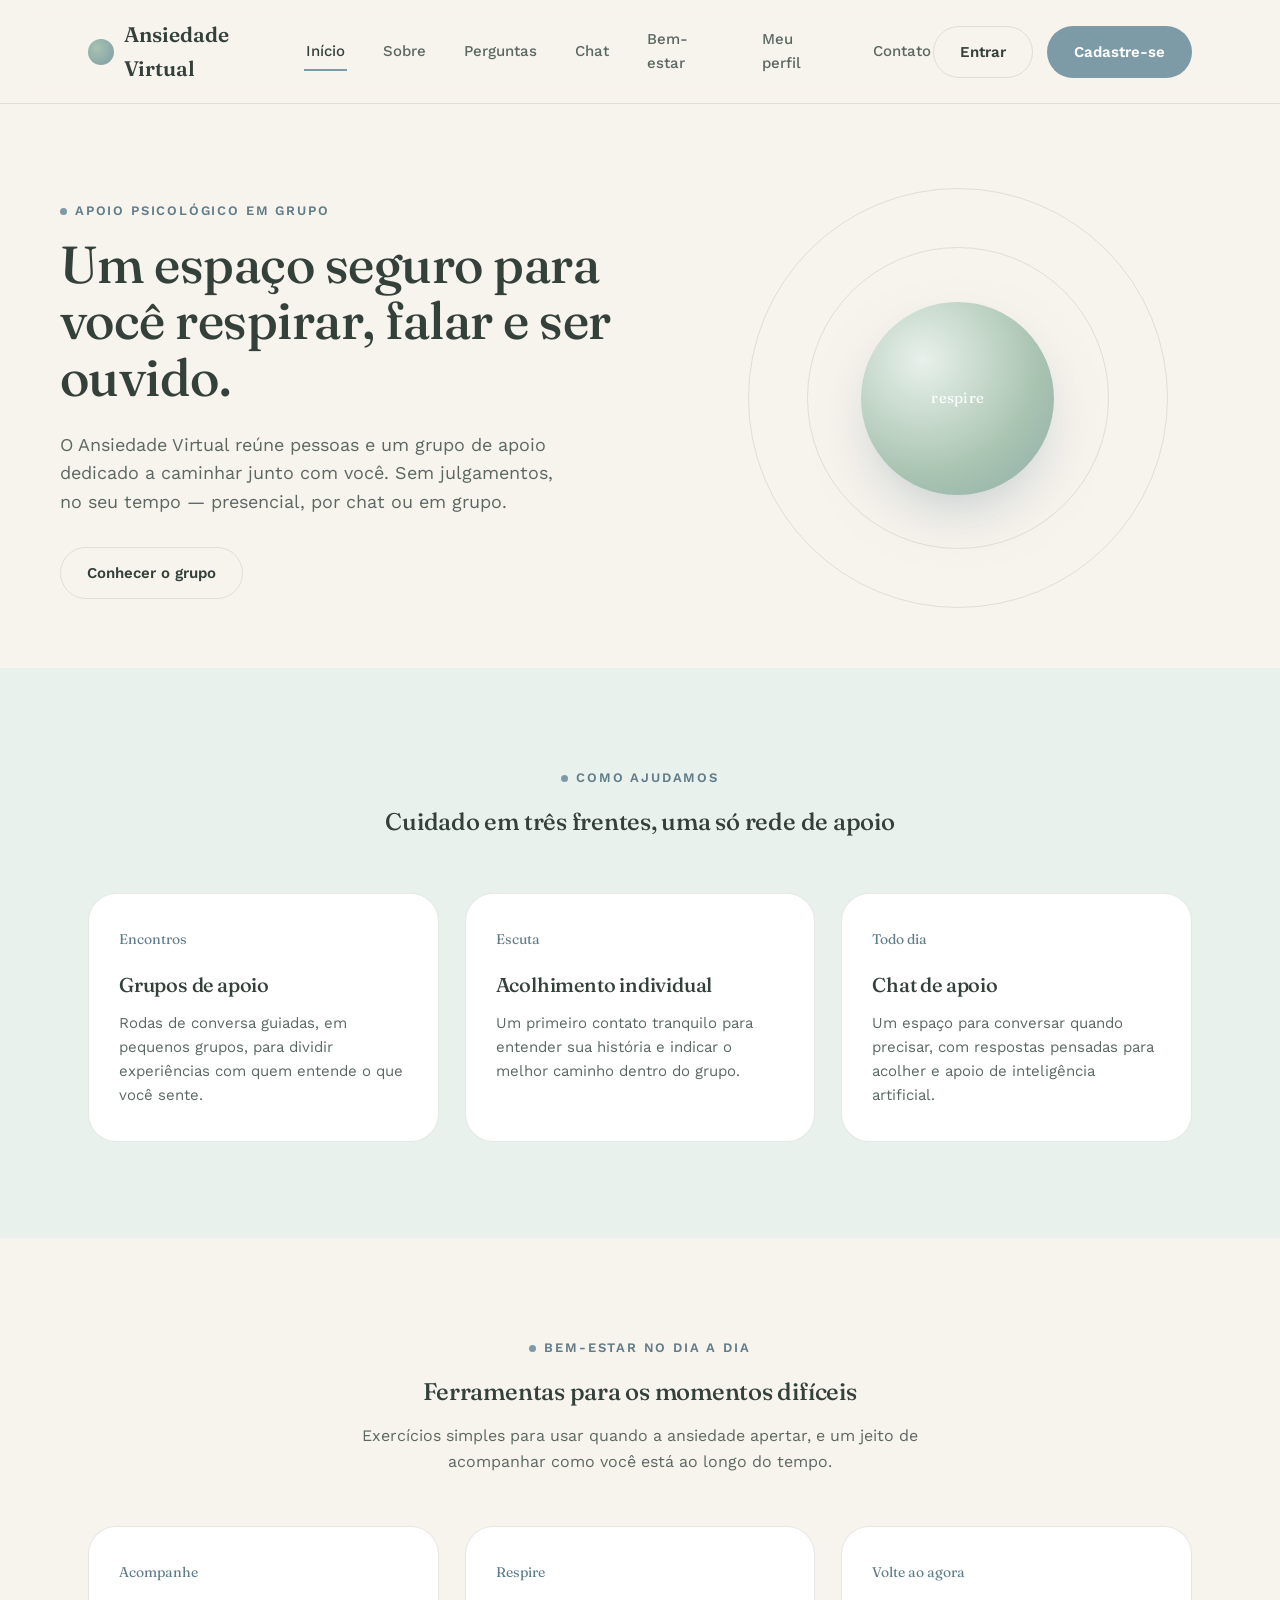
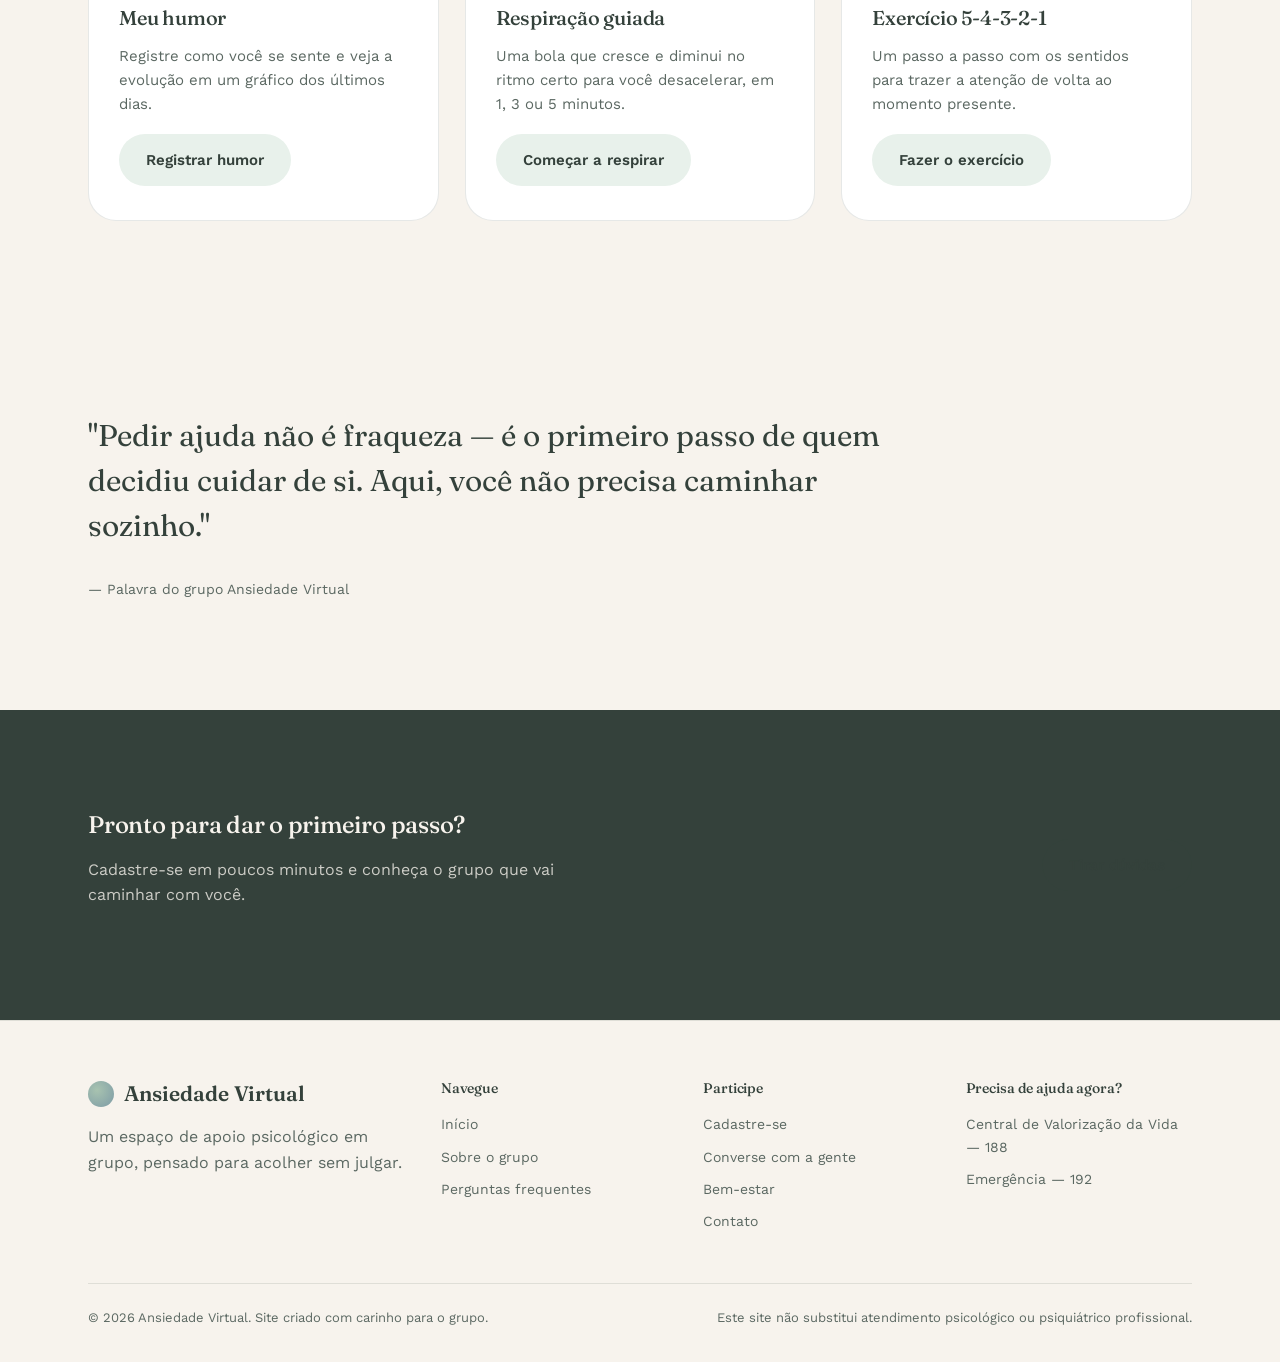
<file: index.html>
<?php require __DIR__ . '/api/sessao.php'; exigir_login(); ?>
<!DOCTYPE html>
<html lang="pt-BR">
<head>
<meta charset="UTF-8">
<meta name="viewport" content="width=device-width, initial-scale=1.0">
<title>Ansiedade Virtual — apoio psicológico em grupo</title>
<link rel="stylesheet" href="style.css">
</head>
<body>

<header class="site-header">
  <nav class="nav">
    <a href="index.html" class="brand"><span class="brand-mark"></span>Ansiedade Virtual</a>
    <button class="nav-toggle" aria-label="Abrir menu" aria-expanded="false"><span></span></button>
    <div class="nav-links">
      <a href="index.html">Início</a>
      <a href="sobre.html">Sobre</a>
      <a href="perguntas.html">Perguntas</a>
      <a href="chat.php">Chat</a>
      <a href="bem-estar.html">Bem-estar</a>
      <a href="perfil.php">Meu perfil</a>
      <a href="contato.html">Contato</a>
    </div>
    <div class="nav-actions">
      <a href="cadastro.html" class="btn btn-ghost">Entrar</a>
      <a href="cadastro.html" class="btn btn-primary">Cadastre-se</a>
    </div>
  </nav>
</header>

<main>

  <!-- HERO -->
  <section class="hero container">
    <div>
      <span class="eyebrow">Apoio psicológico em grupo</span>
      <h1>Um espaço seguro para você respirar, falar e ser ouvido.</h1>
      <p class="lede">O Ansiedade Virtual reúne pessoas e um grupo de apoio dedicado a caminhar junto com você. Sem julgamentos, no seu tempo — presencial, por chat ou em grupo.</p>
      <div class="hero-actions">
        <a href="sobre.html" class="btn btn-ghost">Conhecer o grupo</a>
      </div>
    </div>
    <div class="breathe-wrap" aria-hidden="true">
      <div class="breathe-ring r1"></div>
      <div class="breathe-ring r2"></div>
      <div class="breathe-core"><span>respire</span></div>
    </div>
  </section>

  <!-- COMO AJUDAMOS -->
  <section class="section-alt">
    <div class="container">
      <div class="section-head center">
        <span class="eyebrow" style="justify-content:center;">Como ajudamos</span>
        <h2>Cuidado em três frentes, uma só rede de apoio</h2>
      </div>
      <div class="grid-3">
        <div class="card">
          <span class="num">Encontros</span>
          <h3>Grupos de apoio</h3>
          <p>Rodas de conversa guiadas, em pequenos grupos, para dividir experiências com quem entende o que você sente.</p>
        </div>
        <div class="card">
          <span class="num">Escuta</span>
          <h3>Acolhimento individual</h3>
          <p>Um primeiro contato tranquilo para entender sua história e indicar o melhor caminho dentro do grupo.</p>
        </div>
        <div class="card">
          <span class="num">Todo dia</span>
          <h3>Chat de apoio</h3>
          <p>Um espaço para conversar quando precisar, com respostas pensadas para acolher e apoio de inteligência artificial.</p>
        </div>
      </div>
    </div>
  </section>

  <!-- FERRAMENTAS -->
  <section>
    <div class="container">
      <div class="section-head center">
        <span class="eyebrow" style="justify-content:center;">Bem-estar no dia a dia</span>
        <h2>Ferramentas para os momentos difíceis</h2>
        <p>Exercícios simples para usar quando a ansiedade apertar, e um jeito de acompanhar como você está ao longo do tempo.</p>
      </div>
      <div class="grid-3">
        <div class="card">
          <span class="num">Acompanhe</span>
          <h3>Meu humor</h3>
          <p>Registre como você se sente e veja a evolução em um gráfico dos últimos dias.</p>
          <a href="humor.php" class="btn btn-soft" style="margin-top:18px;">Registrar humor</a>
        </div>
        <div class="card">
          <span class="num">Respire</span>
          <h3>Respiração guiada</h3>
          <p>Uma bola que cresce e diminui no ritmo certo para você desacelerar, em 1, 3 ou 5 minutos.</p>
          <a href="respiracao.html" class="btn btn-soft" style="margin-top:18px;">Começar a respirar</a>
        </div>
        <div class="card">
          <span class="num">Volte ao agora</span>
          <h3>Exercício 5-4-3-2-1</h3>
          <p>Um passo a passo com os sentidos para trazer a atenção de volta ao momento presente.</p>
          <a href="aterramento.html" class="btn btn-soft" style="margin-top:18px;">Fazer o exercício</a>
        </div>
      </div>
    </div>
  </section>

  <!-- CITAÇÃO -->
  <section>
    <div class="container">
      <p class="quote">"Pedir ajuda não é fraqueza — é o primeiro passo de quem decidiu cuidar de si. Aqui, você não precisa caminhar sozinho."</p>
      <p class="quote-attr">— Palavra do grupo Ansiedade Virtual</p>
    </div>
  </section>

  <!-- CTA FINAL -->
  <section class="section-deep">
    <div class="container" style="display:flex; align-items:center; justify-content:space-between; flex-wrap:wrap; gap:24px;">
      <div style="max-width:520px;">
        <h2>Pronto para dar o primeiro passo?</h2>
        <p>Cadastre-se em poucos minutos e conheça o grupo que vai caminhar com você.</p>
      </div>
      <div style="display:flex; gap:14px; flex-wrap:wrap;"
        <a href="perguntas.html" class="btn btn-ghost" style="border-color:rgba(247,243,237,0.3); color:var(--beige);">Tirar dúvidas</a>
      </div>
    </div>
  </section>

</main>

<footer>
  <div class="container">
    <div class="footer-grid">
      <div>
        <div class="brand" style="margin-bottom:14px;"><span class="brand-mark"></span>Ansiedade Virtual</div>
        <p style="max-width:32ch;">Um espaço de apoio psicológico em grupo, pensado para acolher sem julgar.</p>
      </div>
      <div>
        <h4>Navegue</h4>
        <a href="index.html">Início</a>
        <a href="sobre.html">Sobre o grupo</a>
        <a href="perguntas.html">Perguntas frequentes</a>
      </div>
      <div>
        <h4>Participe</h4>
        <a href="cadastro.html">Cadastre-se</a>
        <a href="chat.php">Converse com a gente</a>
        <a href="bem-estar.html">Bem-estar</a>
        <a href="contato.html">Contato</a>
      </div>
      <div>
        <h4>Precisa de ajuda agora?</h4>
        <a href="contato.html">Central de Valorização da Vida — 188</a>
        <a href="contato.html">Emergência — 192</a>
      </div>
    </div>
    <div class="footer-bottom">
      <span>© 2026 Ansiedade Virtual. Site criado com carinho para o grupo.</span>
      <span>Este site não substitui atendimento psicológico ou psiquiátrico profissional.</span>
    </div>
  </div>
</footer>

<script src="auth.js"></script>
<script src="script.js"></script>
</body>
</html>
</file>
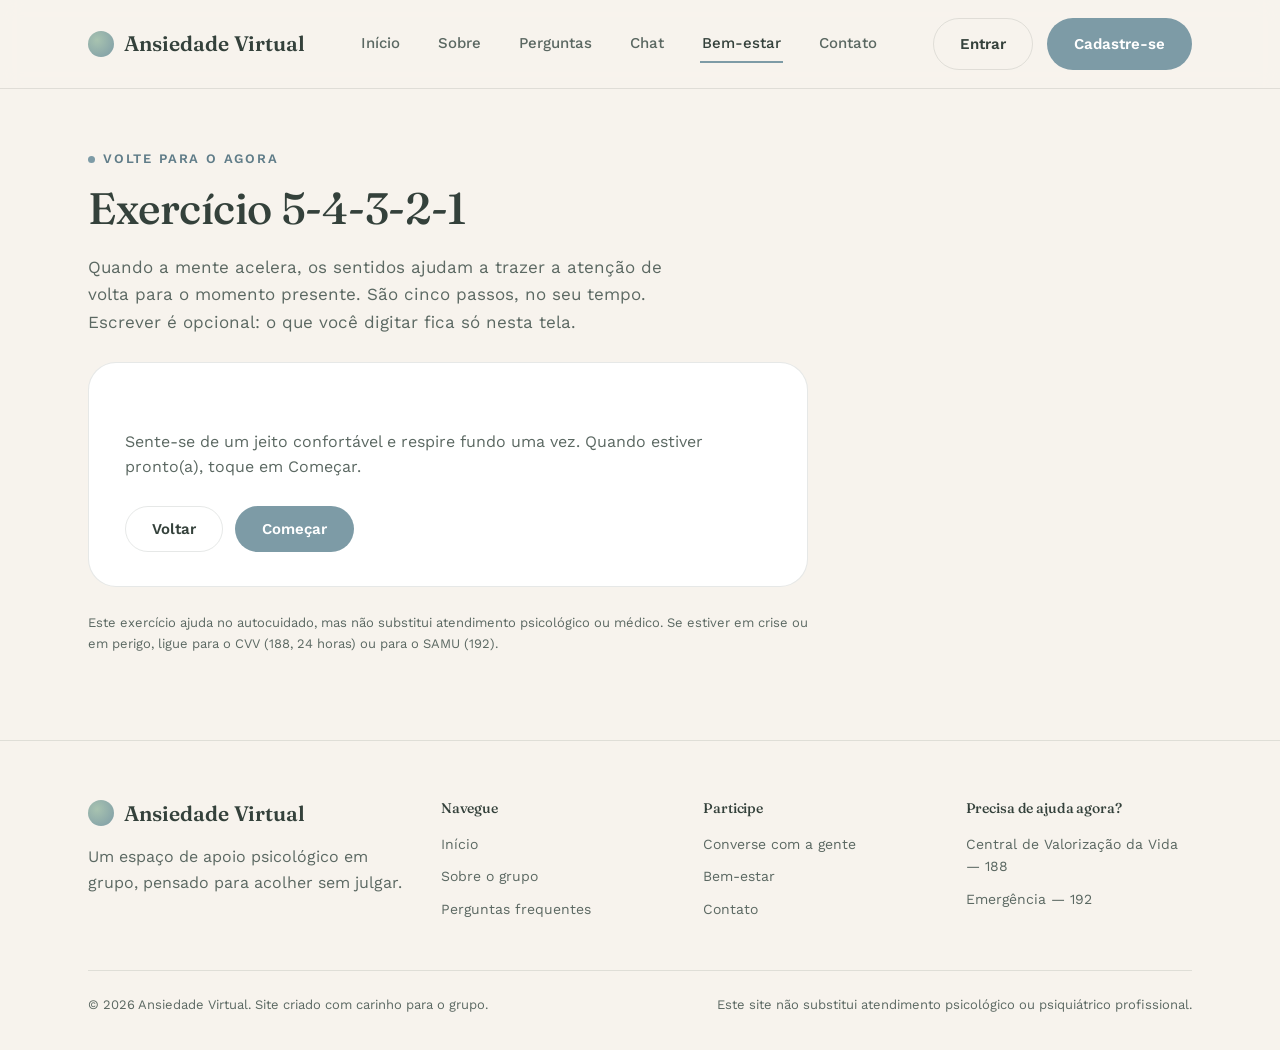
<file: aterramento.html>
<!DOCTYPE html>
<html lang="pt-BR">
<head>
<meta charset="UTF-8">
<meta name="viewport" content="width=device-width, initial-scale=1.0">
<title>Exercício 5-4-3-2-1 — Ansiedade Virtual</title>
<link rel="stylesheet" href="style.css">
<style>
  .at-sec { padding-top: 56px; padding-bottom: 72px; } /* só vertical: mantém o padding lateral do .container */
  .at-sec h1 { font-size: clamp(30px, 4vw, 44px); line-height: 1.1; max-width: 20ch; }
  .at-sub { font-size: 17px; max-width: 56ch; }

  .at-box { background: var(--white); border: 1px solid var(--line); border-radius: var(--radius-lg); padding: 34px 36px; margin-top: 26px; max-width: 720px; }

  /* progresso */
  .at-prog { display: flex; align-items: center; gap: 8px; margin-bottom: 22px; }
  .at-ponto { width: 10px; height: 10px; border-radius: 50%; background: var(--line); transition: background .2s ease, transform .2s ease; }
  .at-ponto.feito { background: var(--sage); }
  .at-ponto.atual { background: var(--blue-gray); transform: scale(1.35); }
  .at-prog span.txt { margin-left: auto; font-size: 13px; color: var(--text-soft); }

  /* passo */
  .at-passo { display: none; }
  .at-passo.ativo { display: block; animation: at-entra .35s ease; }
  @keyframes at-entra { from { opacity: 0; transform: translateY(8px); } to { opacity: 1; transform: none; } }

  .at-topo { display: flex; align-items: center; gap: 18px; margin-bottom: 14px; }
  .at-num { flex-shrink: 0; width: 72px; height: 72px; border-radius: 50%; display: flex; align-items: center; justify-content: center;
    font-family: var(--font-display); font-size: 38px; font-weight: 500; color: var(--white);
    background: radial-gradient(circle at 32% 30%, var(--sage-light), var(--sage) 62%, var(--blue-gray) 130%); box-shadow: 0 18px 40px -18px rgba(125,155,166,.6); }
  .at-passo h2 { font-size: clamp(22px, 3vw, 28px); margin: 0; line-height: 1.2; }
  .at-passo h2:focus { outline: none; }
  .at-dica { font-size: 16px; margin: 6px 0 18px; }

  .at-campos { display: grid; gap: 10px; }
  .at-campos input { width: 100%; }
  .at-nota { font-size: 13px; color: var(--text-soft); margin: 14px 0 0; }

  .at-botoes { display: flex; gap: 12px; flex-wrap: wrap; margin-top: 26px; }

  /* final */
  #at-fim { display: none; text-align: center; }
  #at-fim.ativo { display: block; animation: at-entra .35s ease; }
  #at-fim h2 { font-size: clamp(24px, 3.4vw, 32px); }
  #at-fim p { max-width: 46ch; margin-left: auto; margin-right: auto; }
  .at-fim-links { display: flex; gap: 12px; justify-content: center; flex-wrap: wrap; margin-top: 20px; }

  .at-aviso { margin-top: 26px; font-size: 13px; max-width: 720px; }

  @media (max-width: 640px) {
    .at-box { padding: 26px 20px; }
    .at-num { width: 58px; height: 58px; font-size: 30px; }
  }
</style>
</head>
<body>

<header class="site-header">
  <nav class="nav">
    <a href="index.html" class="brand"><span class="brand-mark"></span>Ansiedade Virtual</a>
    <button class="nav-toggle" aria-label="Abrir menu" aria-expanded="false"><span></span></button>
    <div class="nav-links">
      <a href="index.html">Início</a>
      <a href="sobre.html">Sobre</a>
      <a href="perguntas.html">Perguntas</a>
      <a href="chat.php">Chat</a>
      <a href="bem-estar.html" class="active">Bem-estar</a>
      <a href="contato.html">Contato</a>
    </div>
    <div class="nav-actions">
      <a href="cadastro.html" class="btn btn-ghost">Entrar</a>
      <a href="cadastro.html" class="btn btn-primary">Cadastre-se</a>
    </div>
  </nav>
</header>

<main>
  <section class="container at-sec">
    <span class="eyebrow">Volte para o agora</span>
    <h1>Exercício 5-4-3-2-1</h1>
    <p class="at-sub">Quando a mente acelera, os sentidos ajudam a trazer a atenção de volta para o momento presente. São cinco passos, no seu tempo. Escrever é opcional: o que você digitar fica só nesta tela.</p>

    <div class="at-box" id="at-caixa">
      <div class="at-prog" id="at-prog" aria-hidden="true"></div>
      <div id="at-passos"></div>

      <div id="at-fim" tabindex="-1">
        <h2>Você chegou ao fim. Muito bem. 💚</h2>
        <p>Respire fundo mais uma vez e perceba como seu corpo está agora. Se ainda estiver difícil, repetir o exercício ou respirar devagar também ajuda.</p>
        <div class="at-fim-links">
          <a href="respiracao.html" class="btn btn-soft">Respiração guiada</a>
          <a href="humor.php" class="btn btn-primary">Registrar meu humor</a>
          <a href="chat.php" class="btn btn-ghost">Conversar no chat</a>
        </div>
        <div class="at-fim-links">
          <button type="button" class="btn btn-ghost" id="at-recomecar">Fazer de novo</button>
        </div>
      </div>

      <div class="at-botoes" id="at-botoes">
        <button type="button" class="btn btn-ghost" id="at-voltar" hidden>Voltar</button>
        <button type="button" class="btn btn-primary" id="at-proximo">Começar</button>
      </div>
    </div>

    <p class="at-aviso">Este exercício ajuda no autocuidado, mas não substitui atendimento psicológico ou médico. Se estiver em crise ou em perigo, ligue para o CVV (188, 24 horas) ou para o SAMU (192).</p>
  </section>
</main>

<footer>
  <div class="container">
    <div class="footer-grid">
      <div>
        <div class="brand" style="margin-bottom:14px;"><span class="brand-mark"></span>Ansiedade Virtual</div>
        <p style="max-width:32ch;">Um espaço de apoio psicológico em grupo, pensado para acolher sem julgar.</p>
      </div>
      <div>
        <h4>Navegue</h4>
        <a href="index.html">Início</a>
        <a href="sobre.html">Sobre o grupo</a>
        <a href="perguntas.html">Perguntas frequentes</a>
      </div>
      <div>
        <h4>Participe</h4>
        <a href="chat.php">Converse com a gente</a>
        <a href="bem-estar.html">Bem-estar</a>
        <a href="contato.html">Contato</a>
      </div>
      <div>
        <h4>Precisa de ajuda agora?</h4>
        <a href="contato.html">Central de Valorização da Vida — 188</a>
        <a href="contato.html">Emergência — 192</a>
      </div>
    </div>
    <div class="footer-bottom">
      <span>© 2026 Ansiedade Virtual. Site criado com carinho para o grupo.</span>
      <span>Este site não substitui atendimento psicológico ou psiquiátrico profissional.</span>
    </div>
  </div>
</footer>

<script src="auth.js"></script>
<script src="script.js"></script>
<script>
(function () {
  const PASSOS = [
    { n: 5, titulo: '5 coisas que você consegue VER',  dica: 'Olhe ao redor devagar. Pode ser um objeto, uma cor, uma luz ou uma sombra.',      ex: 'Ex.: a janela' },
    { n: 4, titulo: '4 coisas que você consegue TOCAR', dica: 'Sinta a textura da roupa, o chão sob os pés, a cadeira, a temperatura do ar.',   ex: 'Ex.: o tecido da blusa' },
    { n: 3, titulo: '3 sons que você consegue OUVIR',   dica: 'Pare um instante e escute. Pode ser perto ou longe, forte ou baixinho.',          ex: 'Ex.: um carro passando' },
    { n: 2, titulo: '2 cheiros que você consegue SENTIR', dica: 'Respire pelo nariz. Se não houver cheiro por perto, lembre de dois que você gosta.', ex: 'Ex.: café' },
    { n: 1, titulo: '1 gosto que você consegue PERCEBER', dica: 'Note o gosto na boca agora, ou lembre de um sabor de que você gosta.',            ex: 'Ex.: menta' }
  ];

  const areaPassos = document.getElementById('at-passos');
  const prog = document.getElementById('at-prog');
  const fim = document.getElementById('at-fim');
  const botoes = document.getElementById('at-botoes');
  const btnVoltar = document.getElementById('at-voltar');
  const btnProximo = document.getElementById('at-proximo');

  let atual = -1; // -1 = tela inicial (ainda não começou)
  const paineis = [], pontos = [];

  // monta os 5 passos uma vez (mantém o que a pessoa digitou ao voltar)
  PASSOS.forEach(function (p, i) {
    const div = document.createElement('section');
    div.className = 'at-passo';
    div.setAttribute('aria-labelledby', 'at-t' + i);
    div.style.padding = '0';

    const topo = document.createElement('div');
    topo.className = 'at-topo';
    const num = document.createElement('div');
    num.className = 'at-num'; num.textContent = p.n; num.setAttribute('aria-hidden', 'true');
    const h2 = document.createElement('h2');
    h2.id = 'at-t' + i; h2.tabIndex = -1; h2.textContent = p.titulo;
    topo.append(num, h2);

    const dica = document.createElement('p');
    dica.className = 'at-dica'; dica.textContent = p.dica;

    const campos = document.createElement('div');
    campos.className = 'at-campos';
    for (let k = 1; k <= p.n; k++) {
      const inp = document.createElement('input');
      inp.type = 'text'; inp.maxLength = 60; inp.autocomplete = 'off';
      inp.placeholder = k === 1 ? p.ex : '';
      inp.setAttribute('aria-label', p.n === 1 ? 'Escreva o que percebeu (opcional)' : 'Item ' + k + ' de ' + p.n + ' (opcional)');
      inp.addEventListener('keydown', function (e) {
        if (e.key !== 'Enter') return;
        e.preventDefault();
        const irmaos = campos.querySelectorAll('input');
        const pos = Array.prototype.indexOf.call(irmaos, inp);
        if (pos < irmaos.length - 1) irmaos[pos + 1].focus(); else btnProximo.click();
      });
      campos.appendChild(inp);
    }

    const nota = document.createElement('p');
    nota.className = 'at-nota';
    nota.textContent = 'Escrever é opcional. Se preferir, só observe e avance quando estiver pronto(a).';

    div.append(topo, dica, campos, nota);
    areaPassos.appendChild(div);
    paineis.push(div);

    const ponto = document.createElement('span');
    ponto.className = 'at-ponto';
    prog.appendChild(ponto);
    pontos.push(ponto);
  });
  const txtProg = document.createElement('span');
  txtProg.className = 'txt';
  prog.appendChild(txtProg);

  function mostrar(i) {
    atual = i;
    fim.classList.remove('ativo');
    paineis.forEach(function (p, k) { p.classList.toggle('ativo', k === i); });
    pontos.forEach(function (p, k) {
      p.classList.toggle('feito', k < i);
      p.classList.toggle('atual', k === i);
    });
    txtProg.textContent = 'Passo ' + (i + 1) + ' de ' + PASSOS.length;
    prog.style.visibility = 'visible';
    botoes.style.display = '';
    btnVoltar.hidden = i === 0;
    btnProximo.textContent = i === PASSOS.length - 1 ? 'Concluir' : 'Próximo';
    paineis[i].querySelector('h2').focus({ preventScroll: true });
    document.getElementById('at-caixa').scrollIntoView({ behavior: 'smooth', block: 'nearest' });
  }

  function mostrarFim() {
    atual = PASSOS.length;
    paineis.forEach(function (p) { p.classList.remove('ativo'); });
    pontos.forEach(function (p) { p.classList.remove('atual'); p.classList.add('feito'); });
    txtProg.textContent = 'Concluído';
    botoes.style.display = 'none';
    fim.classList.add('ativo');
    fim.focus({ preventScroll: true });
  }

  btnProximo.addEventListener('click', function () {
    if (atual === -1) mostrar(0);
    else if (atual < PASSOS.length - 1) mostrar(atual + 1);
    else mostrarFim();
  });
  btnVoltar.addEventListener('click', function () { if (atual > 0) mostrar(atual - 1); });
  document.getElementById('at-recomecar').addEventListener('click', function () {
    document.querySelectorAll('#at-passos input').forEach(function (i) { i.value = ''; });
    mostrar(0);
  });

  // tela inicial: um convite antes do passo 1
  const intro = document.createElement('p');
  intro.className = 'at-dica';
  intro.id = 'at-intro';
  intro.textContent = 'Sente-se de um jeito confortável e respire fundo uma vez. Quando estiver pronto(a), toque em Começar.';
  areaPassos.parentNode.insertBefore(intro, areaPassos);
  prog.style.visibility = 'hidden';

  btnProximo.addEventListener('click', function () { intro.style.display = 'none'; });
})();
</script>
</body>
</html>
</file>
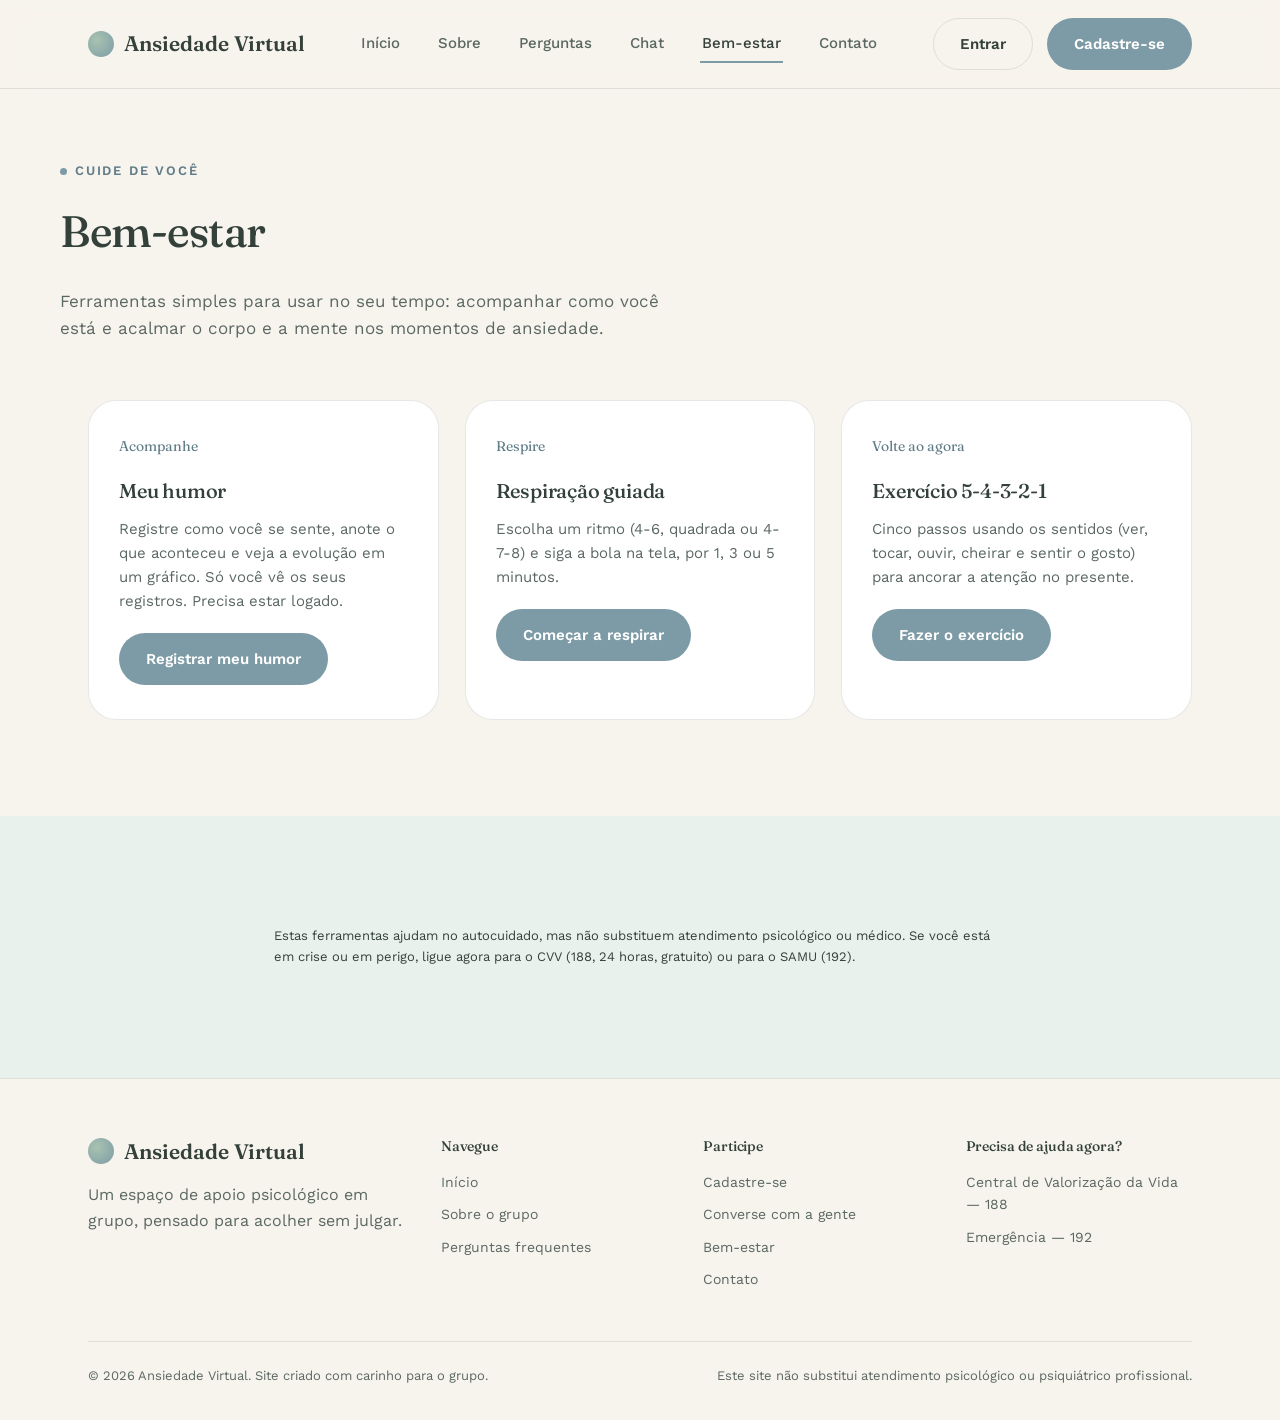
<file: bem-estar.html>
<!DOCTYPE html>
<html lang="pt-BR">
<head>
<meta charset="UTF-8">
<meta name="viewport" content="width=device-width, initial-scale=1.0">
<title>Bem-estar — Ansiedade Virtual</title>
<link rel="stylesheet" href="style.css">
</head>
<body>

<header class="site-header">
  <nav class="nav">
    <a href="index.html" class="brand"><span class="brand-mark"></span>Ansiedade Virtual</a>
    <button class="nav-toggle" aria-label="Abrir menu" aria-expanded="false"><span></span></button>
    <div class="nav-links">
      <a href="index.html">Início</a>
      <a href="sobre.html">Sobre</a>
      <a href="perguntas.html">Perguntas</a>
      <a href="chat.php">Chat</a>
      <a href="bem-estar.html" class="active">Bem-estar</a>
      <a href="contato.html">Contato</a>
    </div>
    <div class="nav-actions">
      <a href="cadastro.html" class="btn btn-ghost">Entrar</a>
      <a href="cadastro.html" class="btn btn-primary">Cadastre-se</a>
    </div>
  </nav>
</header>

<main>
  <section class="page-hero container">
    <span class="eyebrow">Cuide de você</span>
    <h1>Bem-estar</h1>
    <p>Ferramentas simples para usar no seu tempo: acompanhar como você está e acalmar o corpo e a mente nos momentos de ansiedade.</p>
  </section>

  <section style="padding-top:0;">
    <div class="container grid-3">
      <div class="card">
        <span class="num">Acompanhe</span>
        <h3>Meu humor</h3>
        <p>Registre como você se sente, anote o que aconteceu e veja a evolução em um gráfico. Só você vê os seus registros. Precisa estar logado.</p>
        <a href="humor.php" class="btn btn-primary" style="margin-top:20px;">Registrar meu humor</a>
      </div>
      <div class="card">
        <span class="num">Respire</span>
        <h3>Respiração guiada</h3>
        <p>Escolha um ritmo (4-6, quadrada ou 4-7-8) e siga a bola na tela, por 1, 3 ou 5 minutos.</p>
        <a href="respiracao.html" class="btn btn-primary" style="margin-top:20px;">Começar a respirar</a>
      </div>
      <div class="card">
        <span class="num">Volte ao agora</span>
        <h3>Exercício 5-4-3-2-1</h3>
        <p>Cinco passos usando os sentidos (ver, tocar, ouvir, cheirar e sentir o gosto) para ancorar a atenção no presente.</p>
        <a href="aterramento.html" class="btn btn-primary" style="margin-top:20px;">Fazer o exercício</a>
      </div>
    </div>
  </section>

  <section class="section-alt">
    <div class="container" style="max-width:820px;">
      <div class="form-note" style="margin:0;">
        Estas ferramentas ajudam no autocuidado, mas não substituem atendimento psicológico ou médico. Se você está em crise ou em perigo, ligue agora para o CVV (188, 24 horas, gratuito) ou para o SAMU (192).
      </div>
    </div>
  </section>
</main>

<footer>
  <div class="container">
    <div class="footer-grid">
      <div>
        <div class="brand" style="margin-bottom:14px;"><span class="brand-mark"></span>Ansiedade Virtual</div>
        <p style="max-width:32ch;">Um espaço de apoio psicológico em grupo, pensado para acolher sem julgar.</p>
      </div>
      <div>
        <h4>Navegue</h4>
        <a href="index.html">Início</a>
        <a href="sobre.html">Sobre o grupo</a>
        <a href="perguntas.html">Perguntas frequentes</a>
      </div>
      <div>
        <h4>Participe</h4>
        <a href="cadastro.html">Cadastre-se</a>
        <a href="chat.php">Converse com a gente</a>
        <a href="bem-estar.html">Bem-estar</a>
        <a href="contato.html">Contato</a>
      </div>
      <div>
        <h4>Precisa de ajuda agora?</h4>
        <a href="contato.html">Central de Valorização da Vida — 188</a>
        <a href="contato.html">Emergência — 192</a>
      </div>
    </div>
    <div class="footer-bottom">
      <span>© 2026 Ansiedade Virtual. Site criado com carinho para o grupo.</span>
      <span>Este site não substitui atendimento psicológico ou psiquiátrico profissional.</span>
    </div>
  </div>
</footer>

<script src="auth.js"></script>
<script src="script.js"></script>
</body>
</html>
</file>
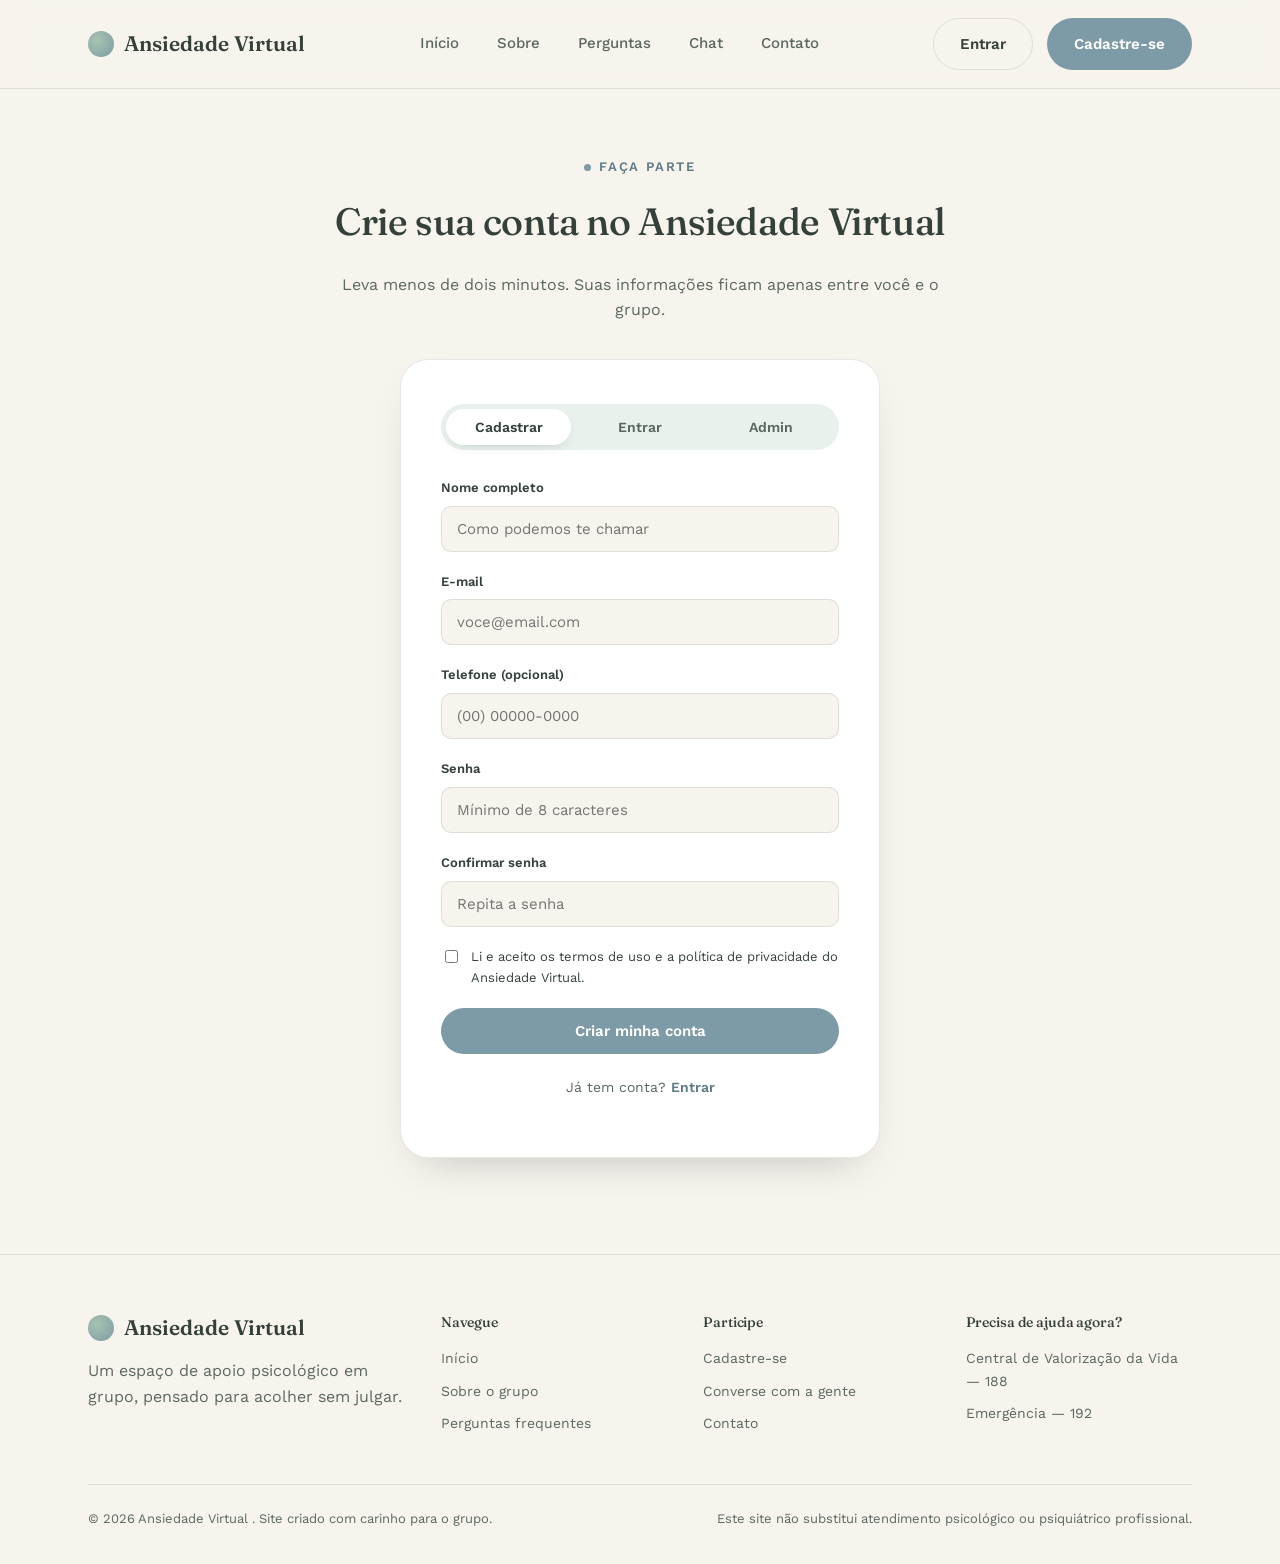
<file: cadastro.html>
<!DOCTYPE html>
<html lang="pt-BR">
<head>
<meta charset="UTF-8">
<meta name="viewport" content="width=device-width, initial-scale=1.0">
<title>Cadastre-se — Ansiedade Virtual</title>
<link rel="stylesheet" href="style.css">
<style>
  .tabs{ display:flex; gap:6px; background:var(--sage-light); padding:5px; border-radius:100px; margin-bottom:28px; }
  .tab-btn{ flex:1; border:none; background:none; padding:10px 0; border-radius:100px; font-family:var(--font-body); font-weight:600; font-size:14px; color:var(--text-soft); cursor:pointer; transition:background .2s ease, color .2s ease; }
  .tab-btn.active{ background:var(--white); color:var(--text); box-shadow:0 4px 14px -8px rgba(52,65,59,0.4); }
  .panel{ display:none; }
  .panel.active{ display:block; }
</style>
<!-- Se já estiver logado, vai direto para o início -->
<script src="auth.js"></script>
<script>redirecionarSeLogado();</script>
</head>
<body>

<header class="site-header">
  <nav class="nav">
    <a href="index.html" class="brand"><span class="brand-mark"></span>Ansiedade Virtual</a>
    <button class="nav-toggle" aria-label="Abrir menu" aria-expanded="false"><span></span></button>
    <div class="nav-links">
      <a href="index.html">Início</a>
      <a href="sobre.html">Sobre</a>
      <a href="perguntas.html">Perguntas</a>
      <a href="chat.html">Chat</a>
      <a href="contato.html">Contato</a>
    </div>
    <div class="nav-actions">
      <a href="cadastro.html" class="btn btn-ghost">Entrar</a>
      <a href="cadastro.html" class="btn btn-primary">Cadastre-se</a>
    </div>
  </nav>
</header>

<main>
  <section style="padding:64px 0 96px;">
    <div class="container">
      <div class="section-head center" style="margin-bottom:36px;">
        <span class="eyebrow" style="justify-content:center;">Faça parte</span>
        <h1 style="font-family:var(--font-display); font-size:clamp(28px,3.6vw,38px);">Crie sua conta no Ansiedade Virtual</h1>
        <p>Leva menos de dois minutos. Suas informações ficam apenas entre você e o grupo.</p>
      </div>

      <div class="form-shell">
        <div class="tabs" role="tablist">
          <button class="tab-btn active" id="tab-cadastro" role="tab" aria-selected="true">Cadastrar</button>
          <button class="tab-btn" id="tab-entrar" role="tab" aria-selected="false">Entrar</button>
          <button class="tab-btn" id="tab-admin" role="tab" aria-selected="false">Admin</button>
        </div>

        <!-- CADASTRO -->
        <div class="panel active" id="panel-cadastro">
          <form id="form-cadastro">
            <div class="field">
              <label for="nome">Nome completo</label>
              <input type="text" id="nome" name="nome" placeholder="Como podemos te chamar" required>
            </div>
            <div class="field">
              <label for="email">E-mail</label>
              <input type="email" id="email" name="email" placeholder="voce@email.com" required>
            </div>
            <div class="field">
              <label for="telefone">Telefone (opcional)</label>
              <input type="tel" id="telefone" name="telefone" placeholder="(00) 00000-0000">
            </div>
            <div class="field">
              <label for="senha">Senha</label>
              <input type="password" id="senha" name="senha" placeholder="Mínimo de 8 caracteres" required minlength="8">
            </div>
            <div class="field">
              <label for="senha2">Confirmar senha</label>
              <input type="password" id="senha2" name="senha2" placeholder="Repita a senha" required minlength="8">
            </div>
            <div class="field checkbox-row">
              <input type="checkbox" id="termos" required>
              <label for="termos" style="margin:0; font-weight:400;">Li e aceito os termos de uso e a política de privacidade do Ansiedade Virtual.</label>
            </div>
            <button type="submit" class="btn btn-primary btn-block">Criar minha conta</button>
          </form>
          <p class="form-foot">Já tem conta? <a href="#" onclick="document.getElementById('tab-entrar').click(); return false;" style="color:var(--blue-deep); font-weight:600;">Entrar</a></p>
        </div>

        <!-- ENTRAR -->
        <div class="panel" id="panel-entrar">
          <form id="form-login">
            <div class="field">
              <label for="email-login">E-mail</label>
              <input type="email" id="email-login" name="email" placeholder="voce@email.com" required>
            </div>
            <div class="field">
              <label for="senha-login">Senha</label>
              <input type="password" id="senha-login" name="senha" placeholder="Sua senha" required>
            </div>
            <p style="text-align:right; margin:-6px 0 18px; font-size:14px;">
      <a href="esqueci-senha.html" style="color:var(--blue-deep); font-weight:600;">Esqueci minha senha</a>
    </p>
            <button type="submit" class="btn btn-primary btn-block">Entrar</button>
          </form>
          <p class="form-foot">Ainda não tem conta? <a href="#" onclick="document.getElementById('tab-cadastro').click(); return false;" style="color:var(--blue-deep); font-weight:600;">Cadastre-se</a></p>
        </div>
  </form>
        <!-- ADMIN -->
        <div class="panel" id="panel-admin">
          <p style="color:var(--text-soft); font-size:14px; margin-bottom:20px;">Área restrita a administradores do Ansiedade Virtual.</p>
          <form id="form-admin">
            <div class="field">
              <label for="usuario-admin">E-mail do administrador</label>
              <input type="email" id="usuario-admin" name="usuario" placeholder="E-mail do administrador" autocomplete="username" required>
            </div>
            <div class="field">
              <label for="senha-admin">Senha</label>
              <input type="password" id="senha-admin" name="senha" placeholder="Senha do administrador" autocomplete="current-password" required>
            </div>
            <button type="submit" class="btn btn-primary btn-block">Entrar como administrador</button>
          </form>
          <p class="form-foot">Não é administrador? <a href="#" onclick="document.getElementById('tab-entrar').click(); return false;" style="color:var(--blue-deep); font-weight:600;">Entrar como usuário</a></p>
        </div>

      </div>
    </div>
  </section>
</main>

<footer>
  <div class="container">
    <div class="footer-grid">
      <div>
        <div class="brand" style="margin-bottom:14px;"><span class="brand-mark"></span>Ansiedade Virtual</div>
        <p style="max-width:32ch;">Um espaço de apoio psicológico em grupo, pensado para acolher sem julgar.</p>
      </div>
      <div>
        <h4>Navegue</h4>
        <a href="index.html">Início</a>
        <a href="sobre.html">Sobre o grupo</a>
        <a href="perguntas.html">Perguntas frequentes</a>
      </div>
      <div>
        <h4>Participe</h4>
        <a href="cadastro.html">Cadastre-se</a>
        <a href="chat.html">Converse com a gente</a>
        <a href="contato.html">Contato</a>
      </div>
      <div>
        <h4>Precisa de ajuda agora?</h4>
        <a href="contato.html">Central de Valorização da Vida — 188</a>
        <a href="contato.html">Emergência — 192</a>
      </div>
    </div>
    <div class="footer-bottom">
      <span>© 2026 Ansiedade Virtual  . Site criado com carinho para o grupo.</span>
      <span>Este site não substitui atendimento psicológico ou psiquiátrico profissional.</span>
    </div>
  </div>
</footer>

<script src="script.js"></script>

<!-- Abas Cadastrar / Entrar -->
<script>
  const abas = ['cadastro', 'entrar', 'admin'];

  function mostrarAba(nome){
    abas.forEach(function (a) {
      const ativa = (a === nome);
      const tab = document.getElementById('tab-' + a);
      tab.classList.toggle('active', ativa);
      tab.setAttribute('aria-selected', ativa ? 'true' : 'false');
      document.getElementById('panel-' + a).classList.toggle('active', ativa);
    });
  }

  function showCadastro(){ mostrarAba('cadastro'); }
  function showEntrar(){ mostrarAba('entrar'); }
  function showAdmin(){ mostrarAba('admin'); }

  document.getElementById('tab-cadastro').addEventListener('click', showCadastro);
  document.getElementById('tab-entrar').addEventListener('click', showEntrar);
  document.getElementById('tab-admin').addEventListener('click', showAdmin);
</script>

<!-- Lógica de cadastro e login (agora usa o banco de dados via PHP) -->
<script>
  async function comCarregando(botao, textoEspera, tarefa) {
    const original = botao.textContent;
    botao.disabled = true;
    botao.textContent = textoEspera;
    try { return await tarefa(); }
    finally { botao.disabled = false; botao.textContent = original; }
  }

  document.getElementById('form-cadastro').addEventListener('submit', async function (e) {
    e.preventDefault();

    const nome = document.getElementById('nome').value.trim();
    const email = document.getElementById('email').value.trim().toLowerCase();
    const telefone = document.getElementById('telefone').value.trim();
    const senha = document.getElementById('senha').value;
    const senha2 = document.getElementById('senha2').value;

    if (senha !== senha2) {
      alert('As senhas não coincidem.');
      return;
    }

    const r = await comCarregando(e.submitter, 'Aguarde...', function () {
      return cadastrar(nome, email, senha, telefone);
    });

    if (!r.ok) {
      alert(r.dados.erro || 'Não foi possível cadastrar. Tente novamente.');
      if (r.dados.erro && r.dados.erro.includes('já está cadastrado')) showEntrar();
      return;
    }
    window.location.replace('index.html');
  });

  document.getElementById('form-login').addEventListener('submit', async function (e) {
    e.preventDefault();

    const email = document.getElementById('email-login').value.trim().toLowerCase();
    const senha = document.getElementById('senha-login').value;

    const r = await comCarregando(e.submitter, 'Aguarde...', function () {
      return entrar(email, senha);
    });

    if (!r.ok) {
      alert(r.dados.erro || 'Não foi possível entrar. Tente novamente.');
      return;
    }
    window.location.replace('index.html');
  });
  document.getElementById('form-admin').addEventListener('submit', async function (e) {
    e.preventDefault();

    const email = document.getElementById('usuario-admin').value.trim().toLowerCase();
    const senha = document.getElementById('senha-admin').value;

    const r = await comCarregando(e.submitter, 'Aguarde...', function () {
      return enviarJSON('api/login_admin.php', { email, senha });
    });

    if (!r.ok) {
      alert(r.dados.erro || 'Não foi possível entrar. Tente novamente.');
      return;
    }
    window.location.replace('admin.html');
  });
</script>
</body>
</html>
</file>
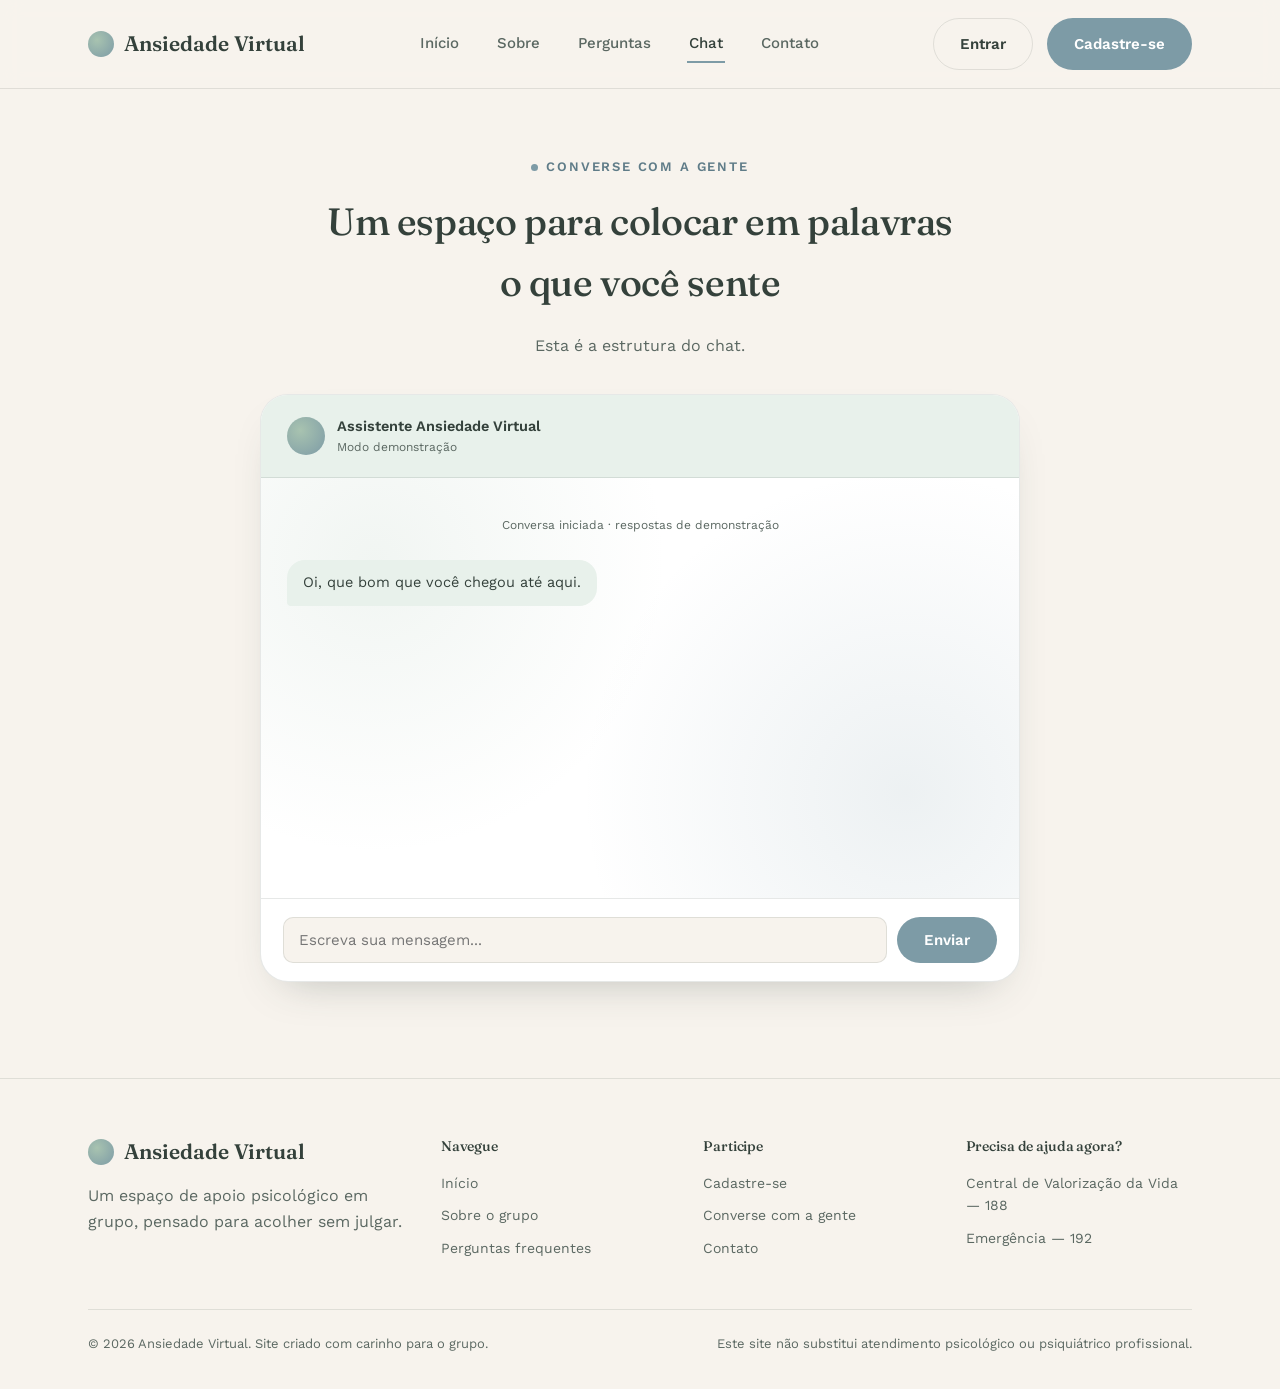
<file: chat.html>
<?php require __DIR__ . '/api/sessao.php'; exigir_login(); ?>
<!DOCTYPE html>
<html lang="pt-BR">
<head>
<meta charset="UTF-8">
<meta name="viewport" content="width=device-width, initial-scale=1.0">
<title>Chat — Ansiedade Virtual</title>
<link rel="stylesheet" href="style.css">
</head>
<body>

<header class="site-header">
  <nav class="nav">
    <a href="index.html" class="brand"><span class="brand-mark"></span>Ansiedade Virtual</a>
    <button class="nav-toggle" aria-label="Abrir menu" aria-expanded="false"><span></span></button>
    <div class="nav-links">
      <a href="index.html">Início</a>
      <a href="sobre.html">Sobre</a>
      <a href="perguntas.html">Perguntas</a>
      <a href="chat.html">Chat</a>
      <a href="contato.html">Contato</a>
    </div>
    <div class="nav-actions">
      <a href="cadastro.html" class="btn btn-ghost">Entrar</a>
      <a href="cadastro.html" class="btn btn-primary">Cadastre-se</a>
    </div>
  </nav>
</header>

<main>
  <section style="padding:64px 0 96px;">
    <div class="container">
      <div class="section-head center" style="margin-bottom:36px;">
        <span class="eyebrow" style="justify-content:center;">Converse com a gente</span>
        <h1 style="font-family:var(--font-display); font-size:clamp(28px,3.6vw,38px);">Um espaço para colocar em palavras o que você sente</h1>
        <p>Esta é a estrutura do chat.</p>
      </div>

      <div class="chat-shell">
        <div class="chat-top">
          <div class="chat-who">
            <div class="chat-avatar"></div>
            <div>
              <div style="font-weight:600; font-size:14.5px;">Assistente Ansiedade Virtual</div>
              <div class="chat-status">Modo demonstração</div>
            </div>
          </div>
          
        </div>

        <div class="chat-log" id="chat-log">
          <div class="msg system">Conversa iniciada · respostas de demonstração</div>
          <div class="msg bot">Oi, que bom que você chegou até aqui.</div>
        </div>

        <form id="chat-form" class="chat-input-row">
          <input type="text" id="chat-input" placeholder="Escreva sua mensagem..." autocomplete="off" required>
          <button type="submit" class="btn btn-primary">Enviar</button>
        </form>
       
      </div>
    </div>
  </section>
</main>

<footer>
  <div class="container">
    <div class="footer-grid">
      <div>
        <div class="brand" style="margin-bottom:14px;"><span class="brand-mark"></span>Ansiedade Virtual</div>
        <p style="max-width:32ch;">Um espaço de apoio psicológico em grupo, pensado para acolher sem julgar.</p>
      </div>
      <div>
        <h4>Navegue</h4>
        <a href="index.html">Início</a>
        <a href="sobre.html">Sobre o grupo</a>
        <a href="perguntas.html">Perguntas frequentes</a>
      </div>
      <div>
        <h4>Participe</h4>
        <a href="cadastro.html">Cadastre-se</a>
        <a href="chat.html">Converse com a gente</a>
        <a href="contato.html">Contato</a>
      </div>
      <div>
        <h4>Precisa de ajuda agora?</h4>
        <a href="contato.html">Central de Valorização da Vida — 188</a>
        <a href="contato.html">Emergência — 192</a>
      </div>
    </div>
    <div class="footer-bottom">
      <span>© 2026 Ansiedade Virtual. Site criado com carinho para o grupo.</span>
      <span>Este site não substitui atendimento psicológico ou psiquiátrico profissional.</span>
    </div>
  </div>
</footer>

<script src="auth.js"></script>
<script src="script.js"></script>
</body>
</html>
</file>
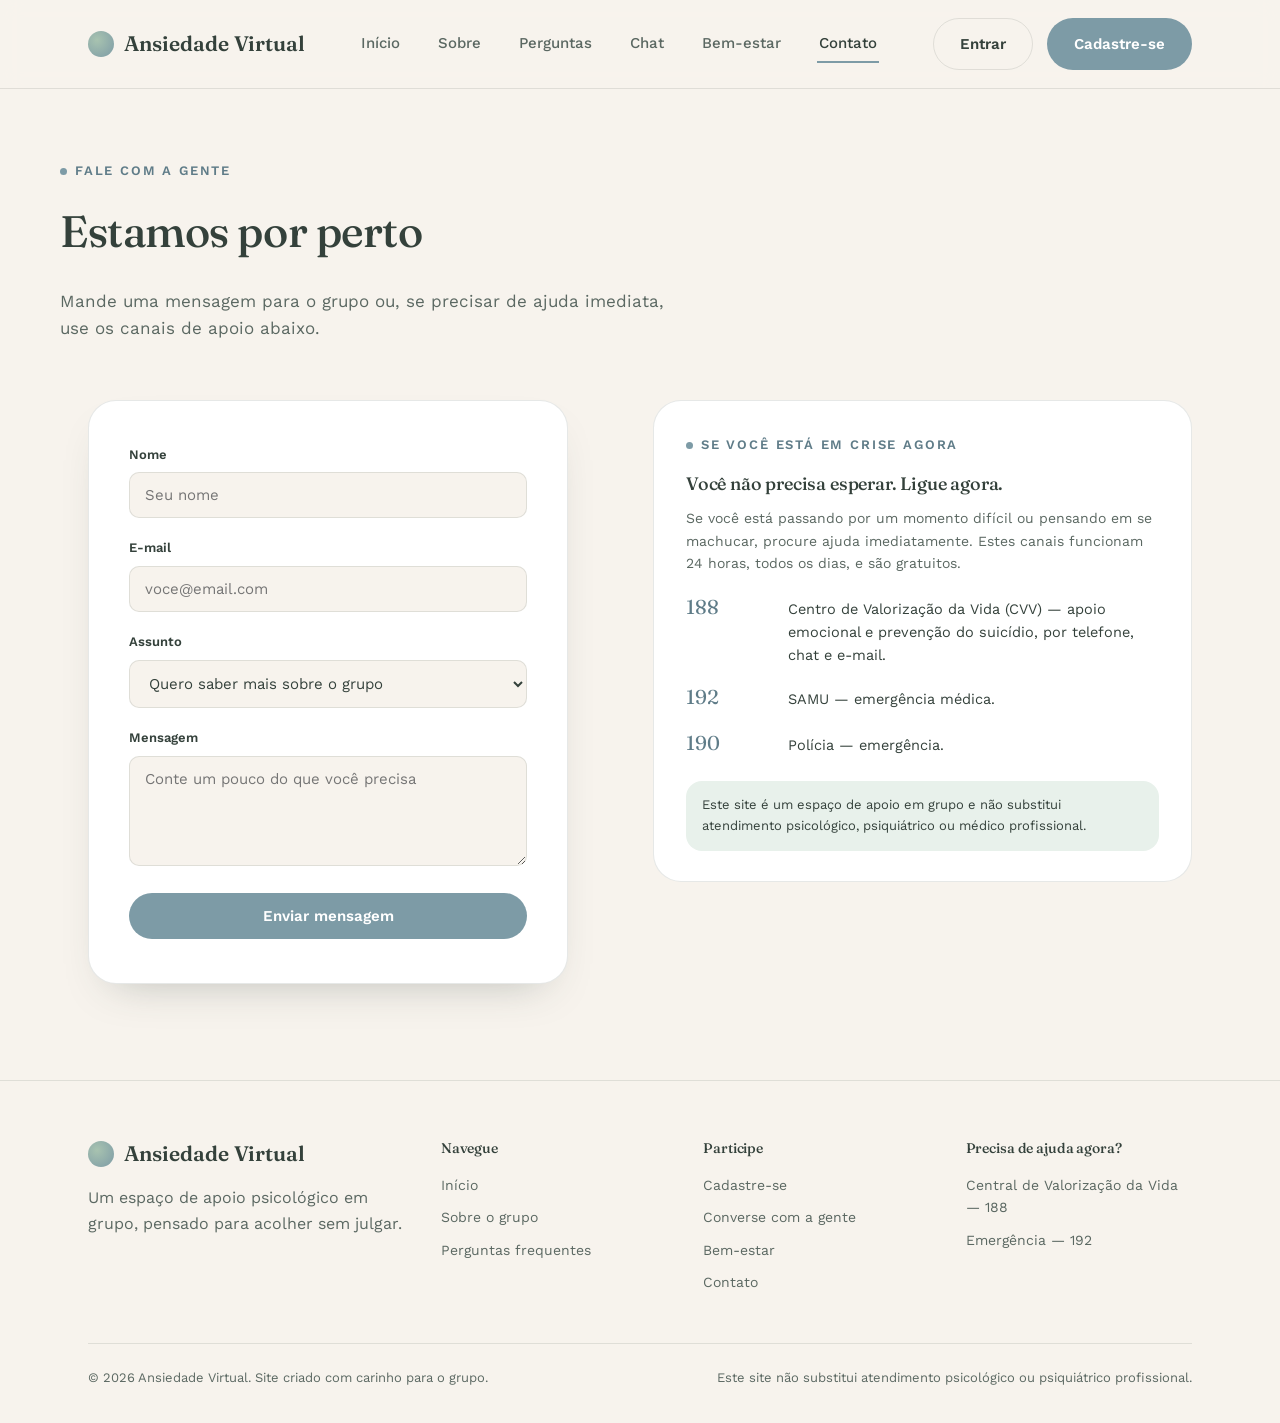
<file: contato.html>
<!DOCTYPE html>
<html lang="pt-BR">
<head>
<meta charset="UTF-8">
<meta name="viewport" content="width=device-width, initial-scale=1.0">
<title>Contato — Ansiedade Virtual</title>
<link rel="stylesheet" href="style.css">
</head>
<body>

<header class="site-header">
  <nav class="nav">
    <a href="index.html" class="brand"><span class="brand-mark"></span>Ansiedade Virtual</a>
    <button class="nav-toggle" aria-label="Abrir menu" aria-expanded="false"><span></span></button>
    <div class="nav-links">
      <a href="index.html">Início</a>
      <a href="sobre.html">Sobre</a>
      <a href="perguntas.html">Perguntas</a>
      <a href="chat.php">Chat</a>
      <a href="bem-estar.html">Bem-estar</a>
      <a href="contato.html">Contato</a>
    </div>
    <div class="nav-actions">
      <a href="cadastro.html" class="btn btn-ghost">Entrar</a>
      <a href="cadastro.html" class="btn btn-primary">Cadastre-se</a>
    </div>
  </nav>
</header>

<main>
  <section class="page-hero container">
    <span class="eyebrow">Fale com a gente</span>
    <h1>Estamos por perto</h1>
    <p>Mande uma mensagem para o grupo ou, se precisar de ajuda imediata, use os canais de apoio abaixo.</p>
  </section>

  <section style="padding-top:0;">
    <div class="container grid-2" style="align-items:start;">

      <div class="form-shell" style="margin:0;">
        <form id="form-contato">
          <div class="field">
            <label for="c-nome">Nome</label>
            <input type="text" id="c-nome" name="nome" placeholder="Seu nome" required>
          </div>
          <div class="field">
            <label for="c-email">E-mail</label>
            <input type="email" id="c-email" name="email" placeholder="voce@email.com" required>
          </div>
          <div class="field">
            <label for="c-assunto">Assunto</label>
            <select id="c-assunto" name="assunto">
              <option>Quero saber mais sobre o grupo</option>
              <option>Dúvidas sobre o cadastro</option>
              <option>Sugestão para o site</option>
              <option>Outro assunto</option>
            </select>
          </div>
          <div class="field">
            <label for="c-mensagem">Mensagem</label>
            <textarea id="c-mensagem" name="mensagem" placeholder="Conte um pouco do que você precisa" required></textarea>
          </div>
          <button type="submit" class="btn btn-primary btn-block">Enviar mensagem</button>
          <p id="contato-aviso" class="form-note" role="status" style="display:none; margin-top:14px; margin-bottom:0;"></p>
        </form>
      </div>

      <div class="crisis-box">
        <span class="eyebrow">Se você está em crise agora</span>
        <h3>Você não precisa esperar. Ligue agora.</h3>
        <p style="font-size:14px;">Se você está passando por um momento difícil ou pensando em se machucar, procure ajuda imediatamente. Estes canais funcionam 24 horas, todos os dias, e são gratuitos.</p>
        <ul class="crisis-list">
          <li><span class="crisis-num">188</span><span>Centro de Valorização da Vida (CVV) — apoio emocional e prevenção do suicídio, por telefone, chat e e-mail.</span></li>
          <li><span class="crisis-num">192</span><span>SAMU — emergência médica.</span></li>
          <li><span class="crisis-num">190</span><span>Polícia — emergência.</span></li>
        </ul>
        <div class="form-note" style="margin-top:22px; margin-bottom:0;">
          Este site é um espaço de apoio em grupo e não substitui atendimento psicológico, psiquiátrico ou médico profissional.
        </div>
      </div>

    </div>
  </section>
</main>

<footer>
  <div class="container">
    <div class="footer-grid">
      <div>
        <div class="brand" style="margin-bottom:14px;"><span class="brand-mark"></span>Ansiedade Virtual</div>
        <p style="max-width:32ch;">Um espaço de apoio psicológico em grupo, pensado para acolher sem julgar.</p>
      </div>
      <div>
        <h4>Navegue</h4>
        <a href="index.html">Início</a>
        <a href="sobre.html">Sobre o grupo</a>
        <a href="perguntas.html">Perguntas frequentes</a>
      </div>
      <div>
        <h4>Participe</h4>
        <a href="cadastro.html">Cadastre-se</a>
        <a href="chat.php">Converse com a gente</a>
        <a href="bem-estar.html">Bem-estar</a>
        <a href="contato.html">Contato</a>
      </div>
      <div>
        <h4>Precisa de ajuda agora?</h4>
        <a href="contato.html">Central de Valorização da Vida — 188</a>
        <a href="contato.html">Emergência — 192</a>
      </div>
    </div>
    <div class="footer-bottom">
      <span>© 2026 Ansiedade Virtual. Site criado com carinho para o grupo.</span>
      <span>Este site não substitui atendimento psicológico ou psiquiátrico profissional.</span>
    </div>
  </div>
</footer>

<script src="auth.js"></script>
<script src="script.js"></script>
<script>
(function () {
  var form  = document.getElementById('form-contato');
  var aviso = document.getElementById('contato-aviso');
  var botao = form.querySelector('button[type=submit]');

  function mostrar(texto, ok) {
    aviso.textContent = texto;
    aviso.style.display = 'block';
    aviso.style.color = ok ? '' : '#b3261e';
  }

  form.addEventListener('submit', async function (e) {
    e.preventDefault();
    botao.disabled = true;
    botao.textContent = 'Enviando...';
    aviso.style.display = 'none';

    try {
      var resp = await fetch('api/contato.php', {
        method: 'POST',
        headers: { 'Content-Type': 'application/json' },
        credentials: 'same-origin',
        body: JSON.stringify({
          nome:     form.nome.value,
          email:    form.email.value,
          assunto:  form.assunto.value,
          mensagem: form.mensagem.value
        })
      });
      var dados = await resp.json().catch(function () { return {}; });

      if (resp.ok) {
        form.reset();
        botao.textContent = 'Mensagem enviada ✓';
        mostrar('Recebemos a sua mensagem. Obrigado por escrever!', true);
        setTimeout(function () { botao.textContent = 'Enviar mensagem'; botao.disabled = false; }, 4000);
        return;
      }
      mostrar(dados.erro || 'Não foi possível enviar a mensagem.', false);
    } catch (err) {
      mostrar('Sem conexão com o servidor. Tente novamente.', false);
    }
    botao.textContent = 'Enviar mensagem';
    botao.disabled = false;
  });
})();
</script>
</body>
</html>
</file>
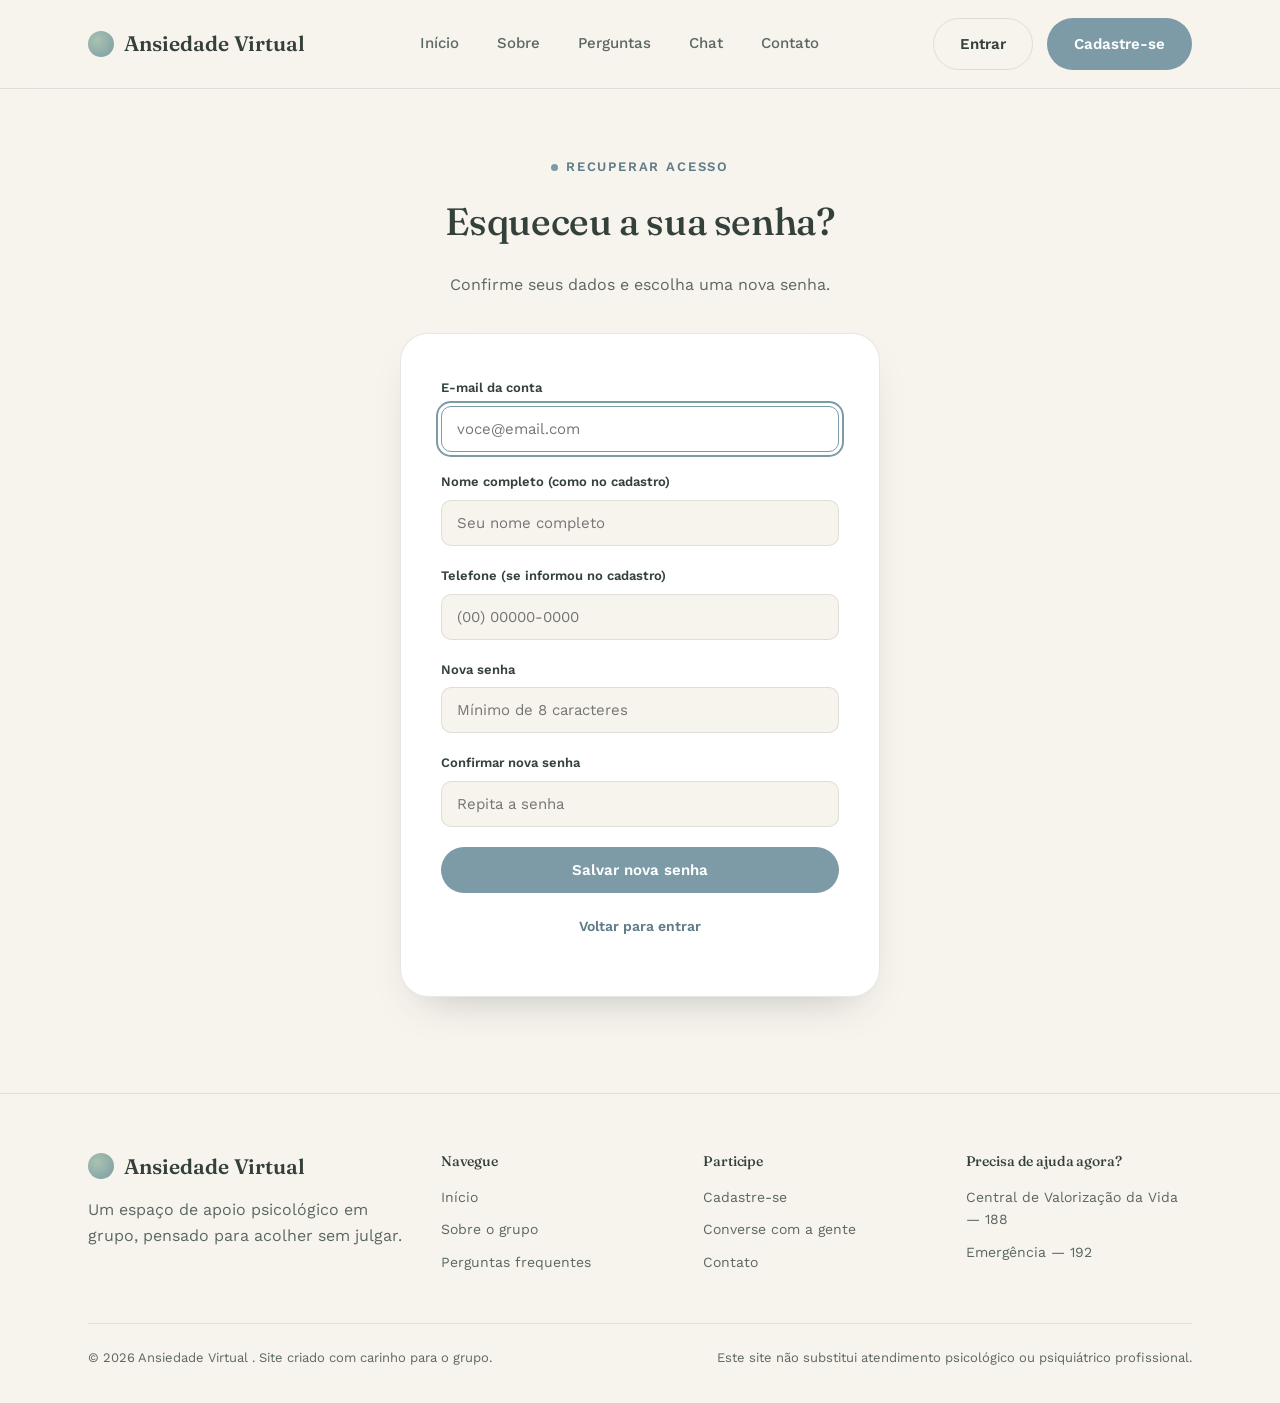
<file: esqueci-senha.html>
<!DOCTYPE html>
<html lang="pt-BR">
<head>
<meta charset="UTF-8">
<meta name="viewport" content="width=device-width, initial-scale=1.0">
<meta name="referrer" content="no-referrer">
<title>Esqueci minha senha — Ansiedade Virtual</title>
<link rel="stylesheet" href="style.css">
<script src="auth.js"></script>
</head>
<body>

<header class="site-header">
  <nav class="nav">
    <a href="index.html" class="brand"><span class="brand-mark"></span>Ansiedade Virtual</a>
    <button class="nav-toggle" aria-label="Abrir menu" aria-expanded="false"><span></span></button>
    <div class="nav-links">
      <a href="index.html">Início</a>
      <a href="sobre.html">Sobre</a>
      <a href="perguntas.html">Perguntas</a>
      <a href="chat.html">Chat</a>
      <a href="contato.html">Contato</a>
    </div>
    <div class="nav-actions">
      <a href="cadastro.html" class="btn btn-ghost">Entrar</a>
      <a href="cadastro.html" class="btn btn-primary">Cadastre-se</a>
    </div>
  </nav>
</header>

<main>
  <section style="padding:64px 0 96px;">
    <div class="container">
      <div class="section-head center" style="margin-bottom:36px;">
        <span class="eyebrow" style="justify-content:center;">Recuperar acesso</span>
        <h1 style="font-family:var(--font-display); font-size:clamp(28px,3.6vw,38px);">Esqueceu a sua senha?</h1>
        <p>Confirme seus dados e escolha uma nova senha.</p>
      </div>

      <div class="form-shell">
        <form id="form-esqueci">
          <div class="field">
            <label for="email">E-mail da conta</label>
            <input type="email" id="email" name="email" placeholder="voce@email.com" autocomplete="email" required autofocus>
          </div>
          <div class="field">
            <label for="nome">Nome completo (como no cadastro)</label>
            <input type="text" id="nome" name="nome" placeholder="Seu nome completo" autocomplete="name" required>
          </div>
          <div class="field">
            <label for="telefone">Telefone (se informou no cadastro)</label>
            <input type="tel" id="telefone" name="telefone" placeholder="(00) 00000-0000" autocomplete="tel">
          </div>
          <div class="field">
            <label for="senha">Nova senha</label>
            <input type="password" id="senha" name="senha" placeholder="Mínimo de 8 caracteres" autocomplete="new-password" required minlength="8">
          </div>
          <div class="field">
            <label for="senha2">Confirmar nova senha</label>
            <input type="password" id="senha2" name="senha2" placeholder="Repita a senha" autocomplete="new-password" required minlength="8">
          </div>
          <button type="submit" class="btn btn-primary btn-block">Salvar nova senha</button>
        </form>

        <p id="resultado" style="display:none; text-align:center;" role="status"></p>

        <p class="form-foot" id="rodape"><a href="cadastro.html" style="color:var(--blue-deep); font-weight:600;">Voltar para entrar</a></p>
      </div>
    </div>
  </section>
</main>

<footer>
  <div class="container">
    <div class="footer-grid">
      <div>
        <div class="brand" style="margin-bottom:14px;"><span class="brand-mark"></span>Ansiedade Virtual</div>
        <p style="max-width:32ch;">Um espaço de apoio psicológico em grupo, pensado para acolher sem julgar.</p>
      </div>
      <div>
        <h4>Navegue</h4>
        <a href="index.html">Início</a>
        <a href="sobre.html">Sobre o grupo</a>
        <a href="perguntas.html">Perguntas frequentes</a>
      </div>
      <div>
        <h4>Participe</h4>
        <a href="cadastro.html">Cadastre-se</a>
        <a href="chat.html">Converse com a gente</a>
        <a href="contato.html">Contato</a>
      </div>
      <div>
        <h4>Precisa de ajuda agora?</h4>
        <a href="contato.html">Central de Valorização da Vida — 188</a>
        <a href="contato.html">Emergência — 192</a>
      </div>
    </div>
    <div class="footer-bottom">
      <span>© 2026 Ansiedade Virtual  . Site criado com carinho para o grupo.</span>
      <span>Este site não substitui atendimento psicológico ou psiquiátrico profissional.</span>
    </div>
  </div>
</footer>

<script src="script.js"></script>

<script>
  const form = document.getElementById('form-esqueci');
  const msg = document.getElementById('resultado');

  function mostrar(texto, erro) {
    msg.textContent = texto;
    msg.style.color = erro ? '#b3261e' : 'var(--text-soft)';
    msg.style.display = 'block';
  }

  form.addEventListener('submit', async function (e) {
    e.preventDefault();
    const senha = document.getElementById('senha').value;
    const senha2 = document.getElementById('senha2').value;

    if (senha !== senha2) {
      mostrar('As senhas não coincidem.', true);
      return;
    }

    const botao = e.submitter;
    const original = botao.textContent;
    botao.disabled = true;
    botao.textContent = 'Aguarde...';
    const r = await enviarJSON('api/redefinir_direto.php', {
      email: document.getElementById('email').value.trim().toLowerCase(),
      nome: document.getElementById('nome').value.trim(),
      telefone: document.getElementById('telefone').value.trim(),
      senha: senha
    });
    botao.disabled = false;
    botao.textContent = original;

    if (!r.ok) {
      mostrar(r.dados.erro || 'Não foi possível salvar. Tente novamente.', true);
      return;
    }
    form.style.display = 'none';
    mostrar('Senha alterada com sucesso! Agora é só entrar com a nova senha.', false);
    document.getElementById('rodape').innerHTML =
      '<a href="cadastro.html" class="btn btn-primary btn-block">Ir para o login</a>';
  });
</script>
</body>
</html>
</file>
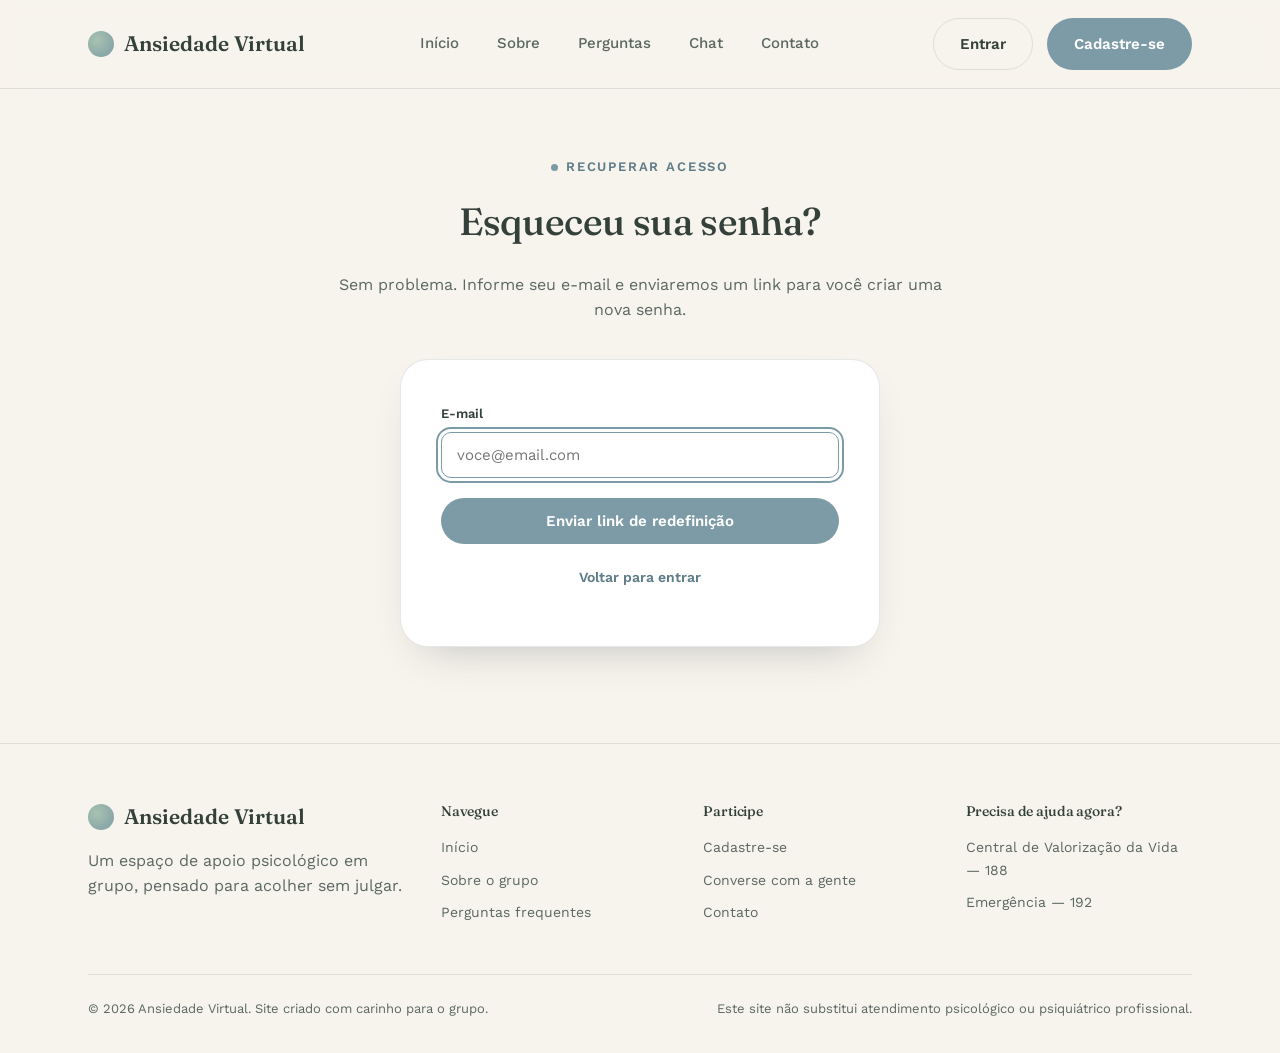
<file: esquecisenha.html>
<!DOCTYPE html>
<html lang="pt-BR">
<head>
<meta charset="UTF-8">
<meta name="viewport" content="width=device-width, initial-scale=1.0">
<title>Esqueci minha senha — Ansiedade Virtual</title>
<link rel="stylesheet" href="style.css">
<script src="auth.js"></script>
</head>
<body>

<header class="site-header">
  <nav class="nav">
    <a href="index.html" class="brand"><span class="brand-mark"></span>Ansiedade Virtual</a>
    <button class="nav-toggle" aria-label="Abrir menu" aria-expanded="false"><span></span></button>
    <div class="nav-links">
      <a href="index.html">Início</a>
      <a href="sobre.html">Sobre</a>
      <a href="perguntas.html">Perguntas</a>
      <a href="chat.html">Chat</a>
      <a href="contato.html">Contato</a>
    </div>
    <div class="nav-actions">
      <a href="cadastro.html" class="btn btn-ghost">Entrar</a>
      <a href="cadastro.html" class="btn btn-primary">Cadastre-se</a>
    </div>
  </nav>
</header>

<main>
  <section style="padding:64px 0 96px;">
    <div class="container">
      <div class="section-head center" style="margin-bottom:36px;">
        <span class="eyebrow" style="justify-content:center;">Recuperar acesso</span>
        <h1 style="font-family:var(--font-display); font-size:clamp(28px,3.6vw,38px);">Esqueceu sua senha?</h1>
        <p>Sem problema. Informe seu e-mail e enviaremos um link para você criar uma nova senha.</p>
      </div>

      <div class="form-shell">
        <form id="form-esqueci">
          <div class="field">
            <label for="email">E-mail</label>
            <input type="email" id="email" name="email" placeholder="voce@email.com" autocomplete="email" required autofocus>
          </div>
          <button type="submit" class="btn btn-primary btn-block">Enviar link de redefinição</button>
        </form>

        <p id="resultado" style="display:none; text-align:center;" role="status"></p>

        <p class="form-foot"><a href="cadastro.html" style="color:var(--blue-deep); font-weight:600;">Voltar para entrar</a></p>
      </div>
    </div>
  </section>
</main>

<footer>
  <div class="container">
    <div class="footer-grid">
      <div>
        <div class="brand" style="margin-bottom:14px;"><span class="brand-mark"></span>Ansiedade Virtual</div>
        <p style="max-width:32ch;">Um espaço de apoio psicológico em grupo, pensado para acolher sem julgar.</p>
      </div>
      <div>
        <h4>Navegue</h4>
        <a href="index.html">Início</a>
        <a href="sobre.html">Sobre o grupo</a>
        <a href="perguntas.html">Perguntas frequentes</a>
      </div>
      <div>
        <h4>Participe</h4>
        <a href="cadastro.html">Cadastre-se</a>
        <a href="chat.html">Converse com a gente</a>
        <a href="contato.html">Contato</a>
      </div>
      <div>
        <h4>Precisa de ajuda agora?</h4>
        <a href="contato.html">Central de Valorização da Vida — 188</a>
        <a href="contato.html">Emergência — 192</a>
      </div>
    </div>
    <div class="footer-bottom">
      <span>© 2026 Ansiedade Virtual. Site criado com carinho para o grupo.</span>
      <span>Este site não substitui atendimento psicológico ou psiquiátrico profissional.</span>
    </div>
  </div>
</footer>

<script src="script.js"></script>

<script>
  const form = document.getElementById('form-esqueci');
  const msg = document.getElementById('resultado');

  function mostrar(texto, erro) {
    msg.textContent = texto;
    msg.style.color = erro ? '#b3261e' : 'var(--text-soft)';
    msg.style.display = 'block';
  }

  form.addEventListener('submit', async function (e) {
    e.preventDefault();
    const email = document.getElementById('email').value.trim().toLowerCase();
    const botao = form.querySelector('button[type=submit]');
    const original = botao.textContent;
    botao.disabled = true;
    botao.textContent = 'Aguarde...';

    try {
      const r = await enviarJSON('api/solicitar_redefinicao.php', { email });
      if (!r.ok) {
        mostrar(r.dados.erro || 'Não foi possível enviar agora. Tente novamente em instantes.', true);
        return;
      }
      form.style.display = 'none';
      // Mensagem propositalmente genérica: não revela se o e-mail existe
      mostrar('Se esse e-mail estiver cadastrado, enviamos um link para redefinir a senha. Confira também a caixa de spam. O link vale por 1 hora.', false);
    } catch (err) {
      mostrar('Sem conexão com o servidor. Verifique sua internet e tente novamente.', true);
    } finally {
      botao.disabled = false;
      botao.textContent = original;
    }
  });
</script>
</body>
</html>
</file>
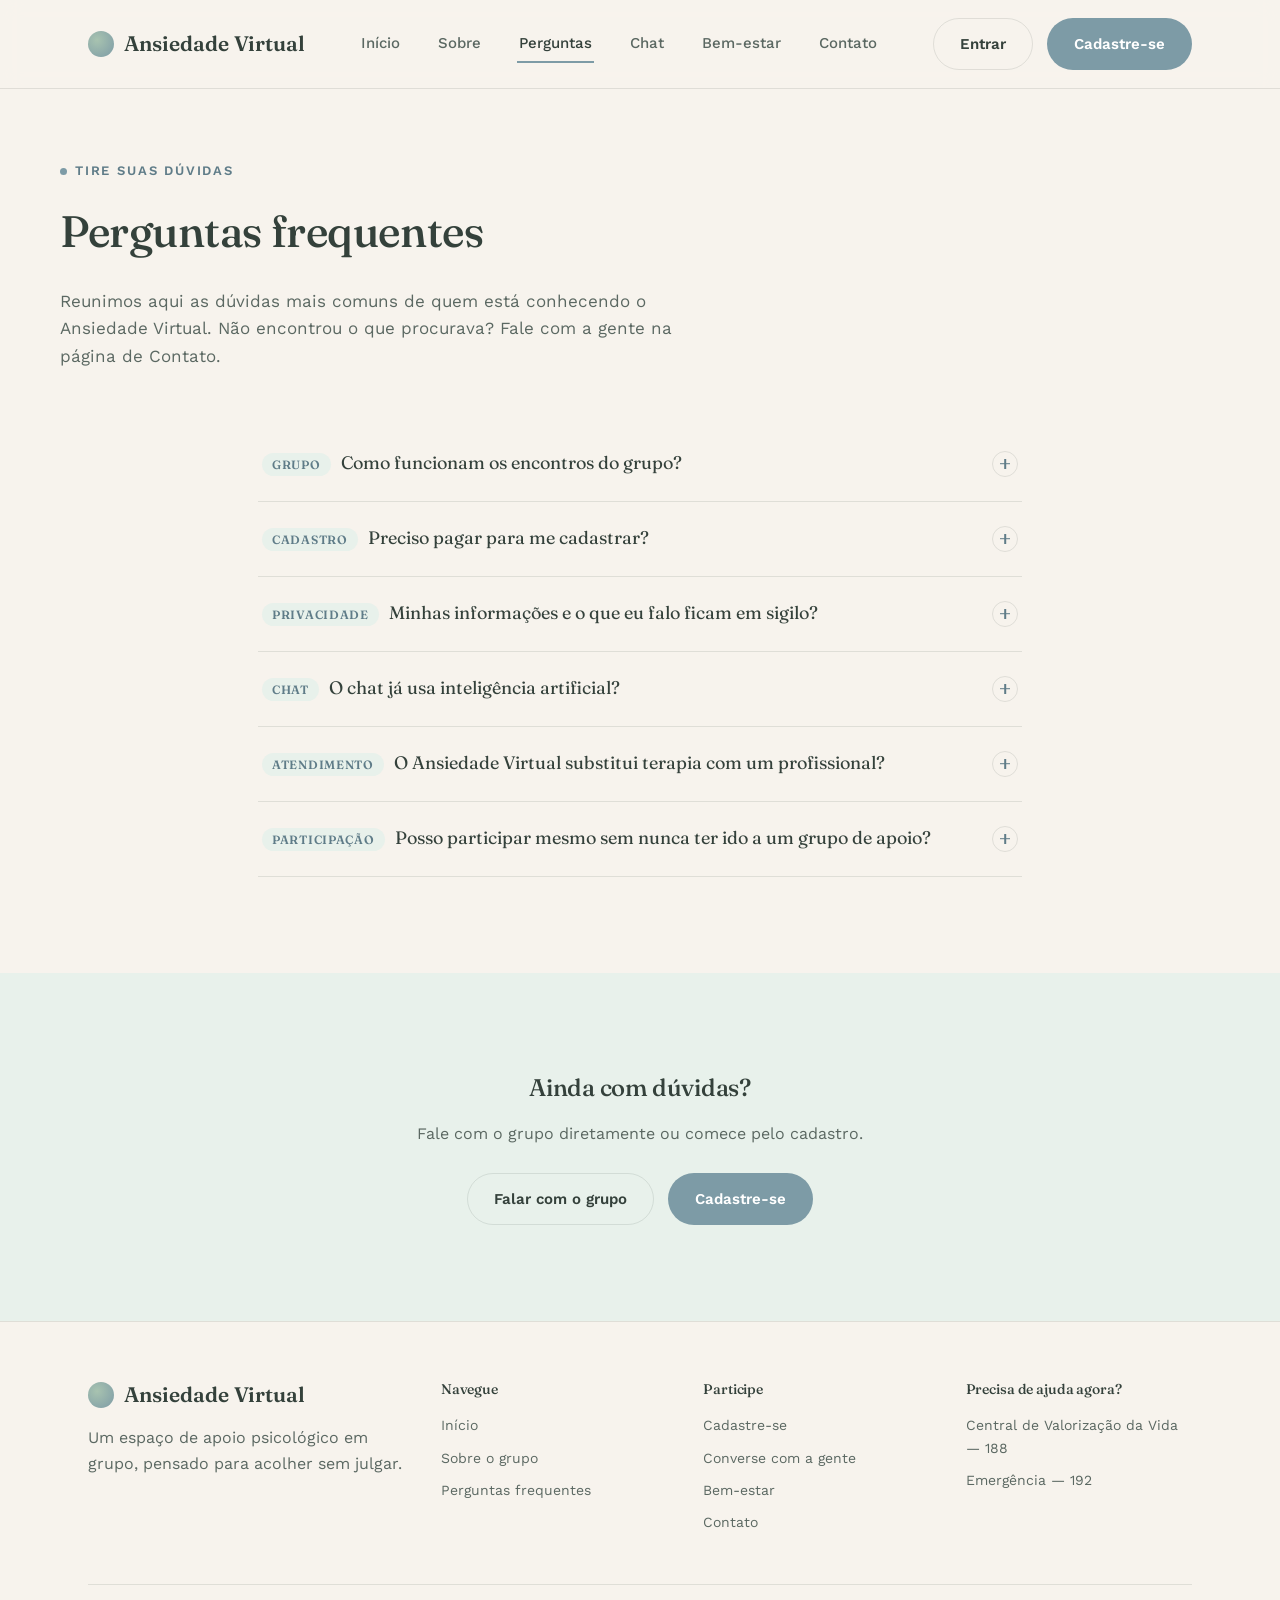
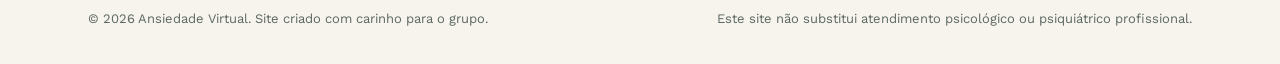
<file: perguntas.html>
<!DOCTYPE html>
<html lang="pt-BR">
<head>
<meta charset="UTF-8">
<meta name="viewport" content="width=device-width, initial-scale=1.0">
<title>Perguntas frequentes — Ansiedade Virtual</title>
<link rel="stylesheet" href="style.css">
</head>
<body>

<header class="site-header">
  <nav class="nav">
    <a href="index.html" class="brand"><span class="brand-mark"></span>Ansiedade Virtual</a>
    <button class="nav-toggle" aria-label="Abrir menu" aria-expanded="false"><span></span></button>
    <div class="nav-links">
      <a href="index.html">Início</a>
      <a href="sobre.html">Sobre</a>
      <a href="perguntas.html">Perguntas</a>
      <a href="chat.php">Chat</a>
      <a href="bem-estar.html">Bem-estar</a>
      <a href="contato.html">Contato</a>
    </div>
    <div class="nav-actions">
      <a href="cadastro.html" class="btn btn-ghost">Entrar</a>
      <a href="cadastro.html" class="btn btn-primary">Cadastre-se</a>
    </div>
  </nav>
</header>

<main>
  <section class="page-hero container">
    <span class="eyebrow">Tire suas dúvidas</span>
    <h1>Perguntas frequentes</h1>
    <p>Reunimos aqui as dúvidas mais comuns de quem está conhecendo o Ansiedade Virtual. Não encontrou o que procurava? Fale com a gente na página de Contato.</p>
  </section>

  <section style="padding-top:0;">
    <div class="container" style="max-width:820px;">

      <div class="faq-item">
        <button class="faq-q" aria-expanded="false"><span><span class="faq-tag">Grupo</span>Como funcionam os encontros do grupo?</span><span class="faq-icon"></span></button>
        <div class="faq-a"><p>Os encontros acontecem em pequenos grupos, com um roteiro leve para abrir a conversa. Cada pessoa fala apenas o quanto quiser — não há obrigação de se expor além do seu limite.</p></div>
      </div>

      <div class="faq-item">
        <button class="faq-q" aria-expanded="false"><span><span class="faq-tag">Cadastro</span>Preciso pagar para me cadastrar?</span><span class="faq-icon"></span></button>
        <div class="faq-a"><p>O cadastro em si é gratuito. Detalhes sobre eventuais custos de encontros específicos são informados antes de você confirmar presença.</p></div>
      </div>

      <div class="faq-item">
        <button class="faq-q" aria-expanded="false"><span><span class="faq-tag">Privacidade</span>Minhas informações e o que eu falo ficam em sigilo?</span><span class="faq-icon"></span></button>
        <div class="faq-a"><p>Seus dados de cadastro são usados apenas para organizar sua participação, e tudo o que é compartilhado nos encontros é tratado com confidencialidade entre o grupo. Já as conversas do chat ficam salvas e podem ser lidas pela administração do site, para cuidar da sua segurança e melhorar o acolhimento. Os registros de humor aparecem só para você.</p></div>
      </div>

      <div class="faq-item">
        <button class="faq-q" aria-expanded="false"><span><span class="faq-tag">Chat</span>O chat já usa inteligência artificial?</span><span class="faq-icon"></span></button>
        <div class="faq-a"><p>Sim. O chat usa um assistente de inteligência artificial para acolher e conversar com você a qualquer hora. Ele não é psicólogo nem médico: não faz diagnósticos e não indica medicamentos. Suas mensagens são processadas por um serviço de IA externo (Google Gemini). Se você falar em se machucar ou estiver em perigo, ele orienta a ligar para o CVV (188) ou o SAMU (192).</p></div>
      </div>

      <div class="faq-item">
        <button class="faq-q" aria-expanded="false"><span><span class="faq-tag">Atendimento</span>O Ansiedade Virtual substitui terapia com um profissional?</span><span class="faq-icon"></span></button>
        <div class="faq-a"><p>Não. O grupo é um espaço de apoio e escuta entre pares, complementar ao cuidado profissional. Quando identificamos necessidade de acompanhamento clínico, ajudamos a indicar um caminho.</p></div>
      </div>

      <div class="faq-item">
        <button class="faq-q" aria-expanded="false"><span><span class="faq-tag">Participação</span>Posso participar mesmo sem nunca ter ido a um grupo de apoio?</span><span class="faq-icon"></span></button>
        <div class="faq-a"><p>Pode, sim. A maioria das pessoas chega sem saber muito bem o que esperar — isso é completamente normal, e o grupo foi pensado para acolher justamente esse primeiro passo.</p></div>
      </div>

    </div>
  </section>

  <section class="section-alt">
    <div class="container" style="text-align:center;">
      <h2 style="max-width:24ch; margin:0 auto 14px;">Ainda com dúvidas?</h2>
      <p style="max-width:46ch; margin:0 auto 26px;">Fale com o grupo diretamente ou comece pelo cadastro.</p>
      <div style="display:flex; gap:14px; justify-content:center; flex-wrap:wrap;">
        <a href="contato.html" class="btn btn-ghost">Falar com o grupo</a>
        <a href="cadastro.html" class="btn btn-primary">Cadastre-se</a>
      </div>
    </div>
  </section>
</main>

<footer>
  <div class="container">
    <div class="footer-grid">
      <div>
        <div class="brand" style="margin-bottom:14px;"><span class="brand-mark"></span>Ansiedade Virtual</div>
        <p style="max-width:32ch;">Um espaço de apoio psicológico em grupo, pensado para acolher sem julgar.</p>
      </div>
      <div>
        <h4>Navegue</h4>
        <a href="index.html">Início</a>
        <a href="sobre.html">Sobre o grupo</a>
        <a href="perguntas.html">Perguntas frequentes</a>
      </div>
      <div>
        <h4>Participe</h4>
        <a href="cadastro.html">Cadastre-se</a>
        <a href="chat.php">Converse com a gente</a>
        <a href="bem-estar.html">Bem-estar</a>
        <a href="contato.html">Contato</a>
      </div>
      <div>
        <h4>Precisa de ajuda agora?</h4>
        <a href="contato.html">Central de Valorização da Vida — 188</a>
        <a href="contato.html">Emergência — 192</a>
      </div>
    </div>
    <div class="footer-bottom">
      <span>© 2026 Ansiedade Virtual. Site criado com carinho para o grupo.</span>
      <span>Este site não substitui atendimento psicológico ou psiquiátrico profissional.</span>
    </div>
  </div>
</footer>

<script src="auth.js"></script>
<script src="script.js"></script>
</body>
</html>
</file>
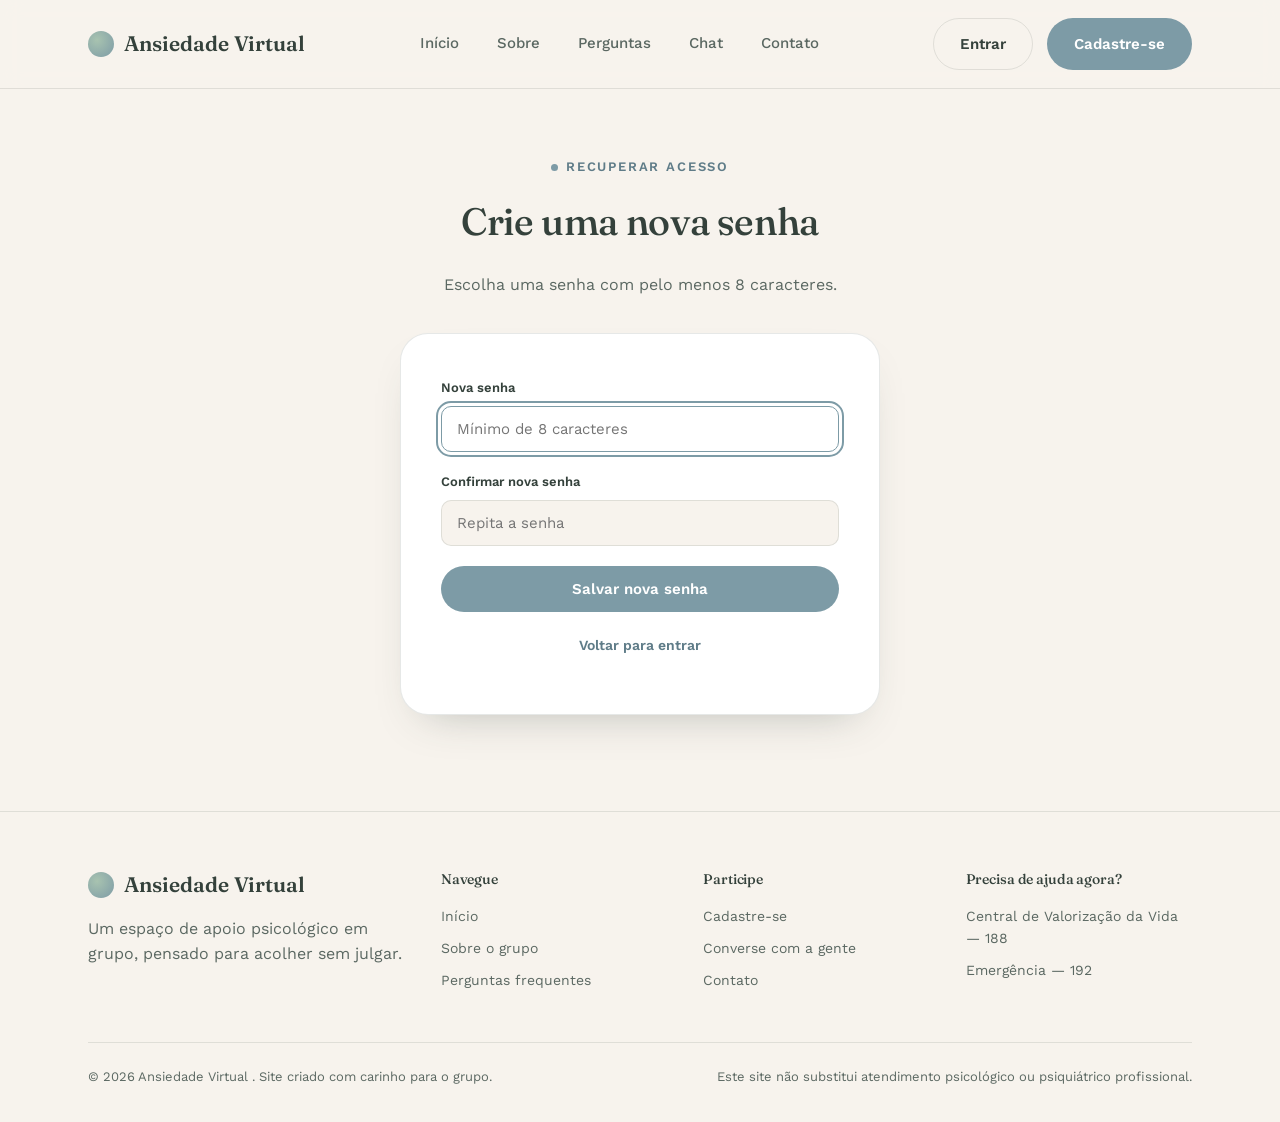
<file: redefinir-senha.html>
<!DOCTYPE html>
<html lang="pt-BR">
<head>
<meta charset="UTF-8">
<meta name="viewport" content="width=device-width, initial-scale=1.0">
<meta name="referrer" content="no-referrer">
<title>Redefinir senha — Ansiedade Virtual</title>
<link rel="stylesheet" href="style.css">
<script src="auth.js"></script>
</head>
<body>

<header class="site-header">
  <nav class="nav">
    <a href="index.html" class="brand"><span class="brand-mark"></span>Ansiedade Virtual</a>
    <button class="nav-toggle" aria-label="Abrir menu" aria-expanded="false"><span></span></button>
    <div class="nav-links">
      <a href="index.html">Início</a>
      <a href="sobre.html">Sobre</a>
      <a href="perguntas.html">Perguntas</a>
      <a href="chat.html">Chat</a>
      <a href="contato.html">Contato</a>
    </div>
    <div class="nav-actions">
      <a href="cadastro.html" class="btn btn-ghost">Entrar</a>
      <a href="cadastro.html" class="btn btn-primary">Cadastre-se</a>
    </div>
  </nav>
</header>

<main>
  <section style="padding:64px 0 96px;">
    <div class="container">
      <div class="section-head center" style="margin-bottom:36px;">
        <span class="eyebrow" style="justify-content:center;">Recuperar acesso</span>
        <h1 style="font-family:var(--font-display); font-size:clamp(28px,3.6vw,38px);">Crie uma nova senha</h1>
        <p>Escolha uma senha com pelo menos 8 caracteres.</p>
      </div>

      <div class="form-shell">
        <form id="form-redefinir">
          <div class="field">
            <label for="senha">Nova senha</label>
            <input type="password" id="senha" name="senha" placeholder="Mínimo de 8 caracteres" autocomplete="new-password" required minlength="8" autofocus>
          </div>
          <div class="field">
            <label for="senha2">Confirmar nova senha</label>
            <input type="password" id="senha2" name="senha2" placeholder="Repita a senha" autocomplete="new-password" required minlength="8">
          </div>
          <button type="submit" class="btn btn-primary btn-block">Salvar nova senha</button>
        </form>

        <p id="resultado" style="display:none; text-align:center;" role="status"></p>

        <p class="form-foot" id="rodape"><a href="cadastro.html" style="color:var(--blue-deep); font-weight:600;">Voltar para entrar</a></p>
      </div>
    </div>
  </section>
</main>

<footer>
  <div class="container">
    <div class="footer-grid">
      <div>
        <div class="brand" style="margin-bottom:14px;"><span class="brand-mark"></span>Ansiedade Virtual</div>
        <p style="max-width:32ch;">Um espaço de apoio psicológico em grupo, pensado para acolher sem julgar.</p>
      </div>
      <div>
        <h4>Navegue</h4>
        <a href="index.html">Início</a>
        <a href="sobre.html">Sobre o grupo</a>
        <a href="perguntas.html">Perguntas frequentes</a>
      </div>
      <div>
        <h4>Participe</h4>
        <a href="cadastro.html">Cadastre-se</a>
        <a href="chat.html">Converse com a gente</a>
        <a href="contato.html">Contato</a>
      </div>
      <div>
        <h4>Precisa de ajuda agora?</h4>
        <a href="contato.html">Central de Valorização da Vida — 188</a>
        <a href="contato.html">Emergência — 192</a>
      </div>
    </div>
    <div class="footer-bottom">
      <span>© 2026 Ansiedade Virtual  . Site criado com carinho para o grupo.</span>
      <span>Este site não substitui atendimento psicológico ou psiquiátrico profissional.</span>
    </div>
  </div>
</footer>

<script src="script.js"></script>

<script>
  // Pega o token da URL e já o tira da barra de endereço
  const token = new URLSearchParams(window.location.search).get('token') || '';
  history.replaceState(null, '', window.location.pathname);

  const form = document.getElementById('form-redefinir');
  const msg = document.getElementById('resultado');

  function mostrar(texto, erro) {
    msg.textContent = texto;
    msg.style.color = erro ? '#b3261e' : 'var(--text-soft)';
    msg.style.display = 'block';
  }

  if (!token) {
    form.style.display = 'none';
    mostrar('Link inválido. Peça um novo link em "Esqueci minha senha".', true);
  }

  form.addEventListener('submit', async function (e) {
    e.preventDefault();
    const senha = document.getElementById('senha').value;
    const senha2 = document.getElementById('senha2').value;

    if (senha !== senha2) {
      mostrar('As senhas não coincidem.', true);
      return;
    }

    const botao = e.submitter;
    const original = botao.textContent;
    botao.disabled = true;
    botao.textContent = 'Aguarde...';
    const r = await enviarJSON('api/redefinir_senha.php', { token, senha });
    botao.disabled = false;
    botao.textContent = original;

    if (!r.ok) {
      mostrar(r.dados.erro || 'Não foi possível salvar. Tente novamente.', true);
      return;
    }
    form.style.display = 'none';
    mostrar('Senha alterada com sucesso! Agora é só entrar com a nova senha.', false);
    document.getElementById('rodape').innerHTML =
      '<a href="cadastro.html" class="btn btn-primary btn-block">Ir para o login</a>';
                <p style="text-align:right; margin:-6px 0 18px; font-size:14px;">
              <a href="esqueci-senha.html" style="color:var(--blue-deep); font-weight:600;">Esqueci minha senha</a>
            </p>
  });
</script>
</body>
</html>
</file>
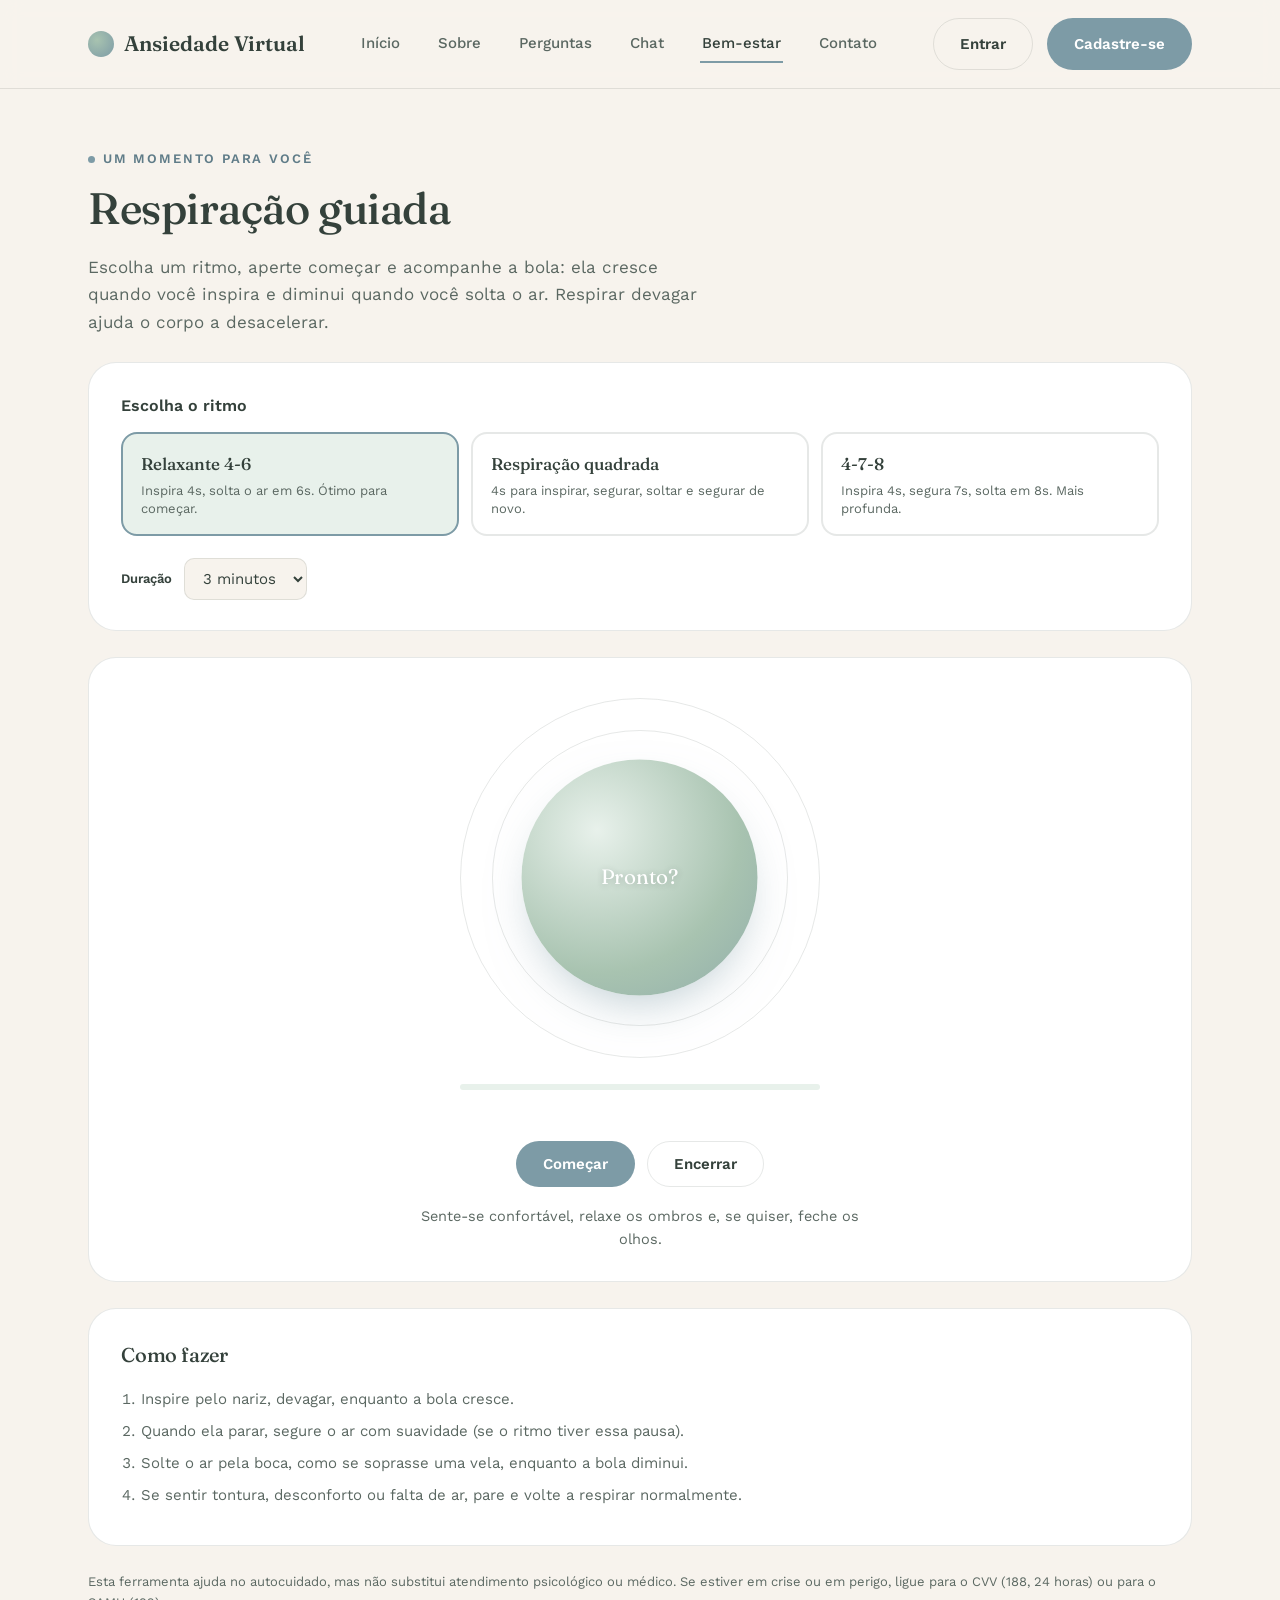
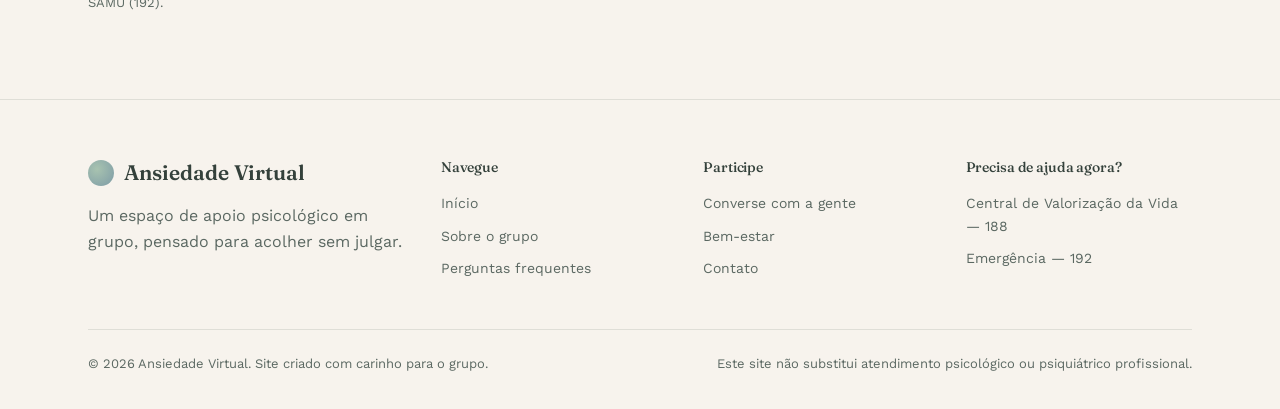
<file: respiracao.html>
<!DOCTYPE html>
<html lang="pt-BR">
<head>
<meta charset="UTF-8">
<meta name="viewport" content="width=device-width, initial-scale=1.0">
<title>Respiração guiada — Ansiedade Virtual</title>
<link rel="stylesheet" href="style.css">
<style>
  .rs-sec { padding-top: 56px; padding-bottom: 72px; } /* só vertical: mantém o padding lateral do .container */
  .rs-sec h1 { font-size: clamp(30px, 4vw, 44px); line-height: 1.1; max-width: 20ch; }
  .rs-sub { font-size: 17px; max-width: 56ch; }

  .rs-box { background: var(--white); border: 1px solid var(--line); border-radius: var(--radius-lg); padding: 30px 32px; margin-top: 26px; }
  .rs-box h2 { font-size: 20px; margin-bottom: 16px; }

  /* escolha da técnica */
  .rs-tecnicas { border: 0; margin: 0; padding: 0; display: grid; grid-template-columns: repeat(3, 1fr); gap: 12px; }
  .rs-tecnicas legend { font-weight: 600; margin-bottom: 14px; padding: 0; }
  .rs-tecnicas input { position: absolute; opacity: 0; pointer-events: none; }
  .rs-tecnicas label { display: block; padding: 16px 18px; border: 2px solid var(--line); border-radius: var(--radius-md); cursor: pointer; background: var(--white); transition: border-color .18s ease, background .18s ease, transform .18s ease; }
  .rs-tecnicas label strong { display: block; font-family: var(--font-display); font-weight: 500; font-size: 17px; color: var(--text); }
  .rs-tecnicas label small { color: var(--text-soft); font-size: 13px; line-height: 1.4; display: block; margin-top: 4px; }
  .rs-tecnicas label:hover { border-color: var(--sage); transform: translateY(-2px); }
  .rs-tecnicas input:checked + label { border-color: var(--blue-gray); background: var(--sage-light); }
  .rs-tecnicas input:focus-visible + label { outline: 2px solid var(--blue-gray); outline-offset: 3px; }
  .rs-tecnicas input:disabled + label { opacity: .55; cursor: not-allowed; transform: none; }

  .rs-opcoes { display: flex; align-items: center; gap: 12px; flex-wrap: wrap; margin-top: 22px; }
  .rs-opcoes label { font-size: 13px; font-weight: 600; }
  .rs-opcoes select { width: auto; padding: 10px 14px; }

  /* palco da respiração */
  .rs-palco { position: relative; width: min(360px, 80vw); aspect-ratio: 1/1; margin: 10px auto 0; display: flex; align-items: center; justify-content: center; }
  .rs-anel { position: absolute; border-radius: 50%; border: 1px solid var(--line); }
  .rs-anel.a1 { inset: 0; }
  .rs-anel.a2 { inset: 9%; }
  .rs-bola { width: 82%; height: 82%; border-radius: 50%; display: flex; flex-direction: column; align-items: center; justify-content: center; text-align: center;
    background: radial-gradient(circle at 32% 30%, var(--sage-light), var(--sage) 62%, var(--blue-gray) 130%);
    box-shadow: 0 25px 60px -20px rgba(125,155,166,.55);
    transform: scale(.8); transition-property: transform; transition-timing-function: ease-in-out; transition-duration: 600ms; }
  .rs-fase { font-family: var(--font-display); font-size: clamp(20px, 3.4vw, 26px); color: var(--white); text-shadow: 0 1px 8px rgba(52,65,59,.25); }
  .rs-seg { font-family: var(--font-display); font-size: clamp(34px, 6vw, 48px); line-height: 1.1; color: var(--white); text-shadow: 0 1px 8px rgba(52,65,59,.25); }

  .rs-barra { height: 6px; border-radius: 99px; background: var(--sage-light); overflow: hidden; margin: 26px auto 0; max-width: 360px; }
  .rs-barra > div { height: 100%; width: 0; background: var(--blue-gray); transition: width .25s linear; }
  .rs-tempo { text-align: center; font-size: 13px; color: var(--text-soft); margin: 8px 0 0; }

  .rs-controles { display: flex; justify-content: center; gap: 12px; flex-wrap: wrap; margin-top: 22px; }
  .rs-guia { text-align: center; max-width: 52ch; margin: 18px auto 0; font-size: 14.5px; }

  #rs-fim { margin-top: 22px; padding: 18px 20px; border-radius: var(--radius-md); background: var(--sage-light); text-align: center; }
  #rs-fim[hidden] { display: none; }
  #rs-fim p { margin-bottom: 12px; color: var(--text); }
  #rs-fim .rs-fim-links { display: flex; gap: 12px; justify-content: center; flex-wrap: wrap; }

  .rs-passos { margin: 0; padding-left: 20px; list-style: decimal; }
  .rs-passos li { margin-bottom: 8px; color: var(--text-soft); font-size: 15px; }
  .rs-aviso { margin-top: 26px; font-size: 13px; }

  @media (max-width: 760px) {
    .rs-tecnicas { grid-template-columns: 1fr; }
    .rs-box { padding: 24px 20px; }
  }
</style>
</head>
<body>

<header class="site-header">
  <nav class="nav">
    <a href="index.html" class="brand"><span class="brand-mark"></span>Ansiedade Virtual</a>
    <button class="nav-toggle" aria-label="Abrir menu" aria-expanded="false"><span></span></button>
    <div class="nav-links">
      <a href="index.html">Início</a>
      <a href="sobre.html">Sobre</a>
      <a href="perguntas.html">Perguntas</a>
      <a href="chat.php">Chat</a>
      <a href="bem-estar.html" class="active">Bem-estar</a>
      <a href="contato.html">Contato</a>
    </div>
    <div class="nav-actions">
      <a href="cadastro.html" class="btn btn-ghost">Entrar</a>
      <a href="cadastro.html" class="btn btn-primary">Cadastre-se</a>
    </div>
  </nav>
</header>

<main>
  <section class="container rs-sec">
    <span class="eyebrow">Um momento para você</span>
    <h1>Respiração guiada</h1>
    <p class="rs-sub">Escolha um ritmo, aperte começar e acompanhe a bola: ela cresce quando você inspira e diminui quando você solta o ar. Respirar devagar ajuda o corpo a desacelerar.</p>

    <div class="rs-box">
      <fieldset class="rs-tecnicas" id="rs-tecnicas">
        <legend>Escolha o ritmo</legend>
        <input type="radio" name="tecnica" id="t-relax" value="relax" checked>
        <label for="t-relax"><strong>Relaxante 4-6</strong><small>Inspira 4s, solta o ar em 6s. Ótimo para começar.</small></label>
        <input type="radio" name="tecnica" id="t-quadrada" value="quadrada">
        <label for="t-quadrada"><strong>Respiração quadrada</strong><small>4s para inspirar, segurar, soltar e segurar de novo.</small></label>
        <input type="radio" name="tecnica" id="t-478" value="478">
        <label for="t-478"><strong>4-7-8</strong><small>Inspira 4s, segura 7s, solta em 8s. Mais profunda.</small></label>
      </fieldset>

      <div class="rs-opcoes">
        <label for="rs-duracao">Duração</label>
        <select id="rs-duracao">
          <option value="1">1 minuto</option>
          <option value="3" selected>3 minutos</option>
          <option value="5">5 minutos</option>
        </select>
      </div>
    </div>

    <div class="rs-box">
      <div class="rs-palco" aria-hidden="true">
        <div class="rs-anel a1"></div>
        <div class="rs-anel a2"></div>
        <div class="rs-bola" id="rs-bola">
          <div class="rs-fase" id="rs-fase-visual">Pronto?</div>
          <div class="rs-seg" id="rs-seg"></div>
        </div>
      </div>
      <!-- leitores de tela: avisa só a mudança de fase -->
      <p class="rs-guia" id="rs-fase-sr" role="status" aria-live="polite" style="position:absolute;left:-9999px">Pronto para começar.</p>

      <div class="rs-barra" aria-hidden="true"><div id="rs-progresso"></div></div>
      <p class="rs-tempo" id="rs-tempo">&nbsp;</p>

      <div class="rs-controles">
        <button type="button" class="btn btn-primary" id="rs-iniciar">Começar</button>
        <button type="button" class="btn btn-ghost" id="rs-parar" hidden>Encerrar</button>
      </div>
      <p class="rs-guia" id="rs-guia">Sente-se confortável, relaxe os ombros e, se quiser, feche os olhos.</p>

      <div id="rs-fim" hidden>
        <p><strong>Muito bem por tirar esse momento para você.</strong> Como você está se sentindo agora?</p>
        <div class="rs-fim-links">
          <a href="humor.php" class="btn btn-primary">Registrar meu humor</a>
          <a href="chat.php" class="btn btn-ghost">Conversar no chat</a>
        </div>
      </div>
    </div>

    <div class="rs-box">
      <h2>Como fazer</h2>
      <ol class="rs-passos">
        <li>Inspire pelo nariz, devagar, enquanto a bola cresce.</li>
        <li>Quando ela parar, segure o ar com suavidade (se o ritmo tiver essa pausa).</li>
        <li>Solte o ar pela boca, como se soprasse uma vela, enquanto a bola diminui.</li>
        <li>Se sentir tontura, desconforto ou falta de ar, pare e volte a respirar normalmente.</li>
      </ol>
    </div>

    <p class="rs-aviso">Esta ferramenta ajuda no autocuidado, mas não substitui atendimento psicológico ou médico. Se estiver em crise ou em perigo, ligue para o CVV (188, 24 horas) ou para o SAMU (192).</p>
  </section>
</main>

<footer>
  <div class="container">
    <div class="footer-grid">
      <div>
        <div class="brand" style="margin-bottom:14px;"><span class="brand-mark"></span>Ansiedade Virtual</div>
        <p style="max-width:32ch;">Um espaço de apoio psicológico em grupo, pensado para acolher sem julgar.</p>
      </div>
      <div>
        <h4>Navegue</h4>
        <a href="index.html">Início</a>
        <a href="sobre.html">Sobre o grupo</a>
        <a href="perguntas.html">Perguntas frequentes</a>
      </div>
      <div>
        <h4>Participe</h4>
        <a href="chat.php">Converse com a gente</a>
        <a href="bem-estar.html">Bem-estar</a>
        <a href="contato.html">Contato</a>
      </div>
      <div>
        <h4>Precisa de ajuda agora?</h4>
        <a href="contato.html">Central de Valorização da Vida — 188</a>
        <a href="contato.html">Emergência — 192</a>
      </div>
    </div>
    <div class="footer-bottom">
      <span>© 2026 Ansiedade Virtual. Site criado com carinho para o grupo.</span>
      <span>Este site não substitui atendimento psicológico ou psiquiátrico profissional.</span>
    </div>
  </div>
</footer>

<script src="auth.js"></script>
<script src="script.js"></script>
<script>
(function () {
  // alvo: 'cheio' (bola grande), 'vazio' (bola pequena) ou 'manter'
  const TECNICAS = {
    relax:    { fases: [ { nome: 'Inspire', seg: 4, alvo: 'cheio' }, { nome: 'Solte o ar', seg: 6, alvo: 'vazio' } ] },
    quadrada: { fases: [ { nome: 'Inspire', seg: 4, alvo: 'cheio' }, { nome: 'Segure', seg: 4, alvo: 'manter' },
                         { nome: 'Solte o ar', seg: 4, alvo: 'vazio' }, { nome: 'Segure', seg: 4, alvo: 'manter' } ] },
    '478':    { fases: [ { nome: 'Inspire', seg: 4, alvo: 'cheio' }, { nome: 'Segure', seg: 7, alvo: 'manter' },
                         { nome: 'Solte o ar', seg: 8, alvo: 'vazio' } ] }
  };
  const ESCALA = { cheio: 1, vazio: 0.6 };

  const bola = document.getElementById('rs-bola');
  const faseVis = document.getElementById('rs-fase-visual');
  const faseSr = document.getElementById('rs-fase-sr');
  const segEl = document.getElementById('rs-seg');
  const prog = document.getElementById('rs-progresso');
  const tempo = document.getElementById('rs-tempo');
  const guia = document.getElementById('rs-guia');
  const fim = document.getElementById('rs-fim');
  const btnIniciar = document.getElementById('rs-iniciar');
  const btnParar = document.getElementById('rs-parar');
  const selDur = document.getElementById('rs-duracao');
  const radios = document.querySelectorAll('input[name=tecnica]');

  const GUIA_INICIAL = guia.textContent;
  let estado = 'parado';              // parado | rodando | pausado
  let fases = [], idx = 0, escalaAtual = ESCALA.vazio;
  let restanteFase = 0, restanteTotal = 0, totalMs = 0, ultimo = 0, timer = null;

  function tecnicaAtual() { return TECNICAS[document.querySelector('input[name=tecnica]:checked').value]; }
  function bloquear(b) { radios.forEach(function (r) { r.disabled = b; }); selDur.disabled = b; }

  function fmt(ms) {
    const s = Math.max(0, Math.ceil(ms / 1000));
    return Math.floor(s / 60) + ':' + String(s % 60).padStart(2, '0');
  }

  function aplicarEscala(esc, ms) {
    bola.style.transitionDuration = ms + 'ms';
    bola.style.transform = 'scale(' + esc + ')';
  }

  function iniciarFase(i, duracaoMs) {
    idx = i;
    const f = fases[i];
    faseVis.textContent = f.nome;
    faseSr.textContent = f.nome;
    if (f.alvo !== 'manter') escalaAtual = ESCALA[f.alvo];
    restanteFase = duracaoMs;
    aplicarEscala(escalaAtual, duracaoMs);
    atualizarTexto();
  }

  function atualizarTexto() {
    segEl.textContent = Math.max(1, Math.ceil(restanteFase / 1000));
    tempo.textContent = 'Faltam ' + fmt(restanteTotal);
    prog.style.width = (100 - (restanteTotal / totalMs) * 100) + '%';
  }

  function tick() {
    const agora = Date.now();
    const dt = agora - ultimo;
    ultimo = agora;
    restanteFase -= dt;
    restanteTotal -= dt;
    if (restanteTotal <= 0) { terminar(true); return; }
    if (restanteFase <= 0) { iniciarFase((idx + 1) % fases.length, fases[(idx + 1) % fases.length].seg * 1000); return; }
    atualizarTexto();
  }

  function comecar() {
    fases = tecnicaAtual().fases;
    totalMs = restanteTotal = (+selDur.value) * 60 * 1000;
    fim.hidden = true;
    bloquear(true);
    btnParar.hidden = false;
    btnIniciar.textContent = 'Pausar';
    guia.textContent = 'Acompanhe a bola. Respire pelo nariz e solte o ar devagar.';

    // começa com a bola pequena, sem animação, e depois dispara a primeira fase
    escalaAtual = ESCALA.vazio;
    bola.style.transitionDuration = '0ms';
    bola.style.transform = 'scale(' + ESCALA.vazio + ')';
    void bola.offsetWidth; // força o navegador a aplicar antes da animação

    estado = 'rodando';
    ultimo = Date.now();
    iniciarFase(0, fases[0].seg * 1000);
    timer = setInterval(tick, 100);
  }

  function pausar() {
    estado = 'pausado';
    clearInterval(timer);
    // congela a bola na posição atual
    const m = getComputedStyle(bola).transform;
    bola.style.transitionDuration = '0ms';
    bola.style.transform = m;
    btnIniciar.textContent = 'Continuar';
    faseSr.textContent = 'Pausado';
  }

  function continuar() {
    estado = 'rodando';
    btnIniciar.textContent = 'Pausar';
    void bola.offsetWidth;
    ultimo = Date.now();
    iniciarFase(idx, Math.max(restanteFase, 300));
    timer = setInterval(tick, 100);
  }

  function terminar(completo) {
    clearInterval(timer);
    estado = 'parado';
    bloquear(false);
    btnParar.hidden = true;
    btnIniciar.textContent = 'Começar de novo';
    segEl.textContent = '';
    aplicarEscala(0.8, 900);
    prog.style.width = completo ? '100%' : '0%';
    tempo.innerHTML = '&nbsp;';
    if (completo) {
      faseVis.textContent = 'Concluído';
      faseSr.textContent = 'Exercício concluído.';
      guia.textContent = 'Respire normalmente por alguns instantes antes de continuar.';
      fim.hidden = false;
    } else {
      faseVis.textContent = 'Pronto?';
      faseSr.textContent = 'Exercício encerrado.';
      guia.textContent = GUIA_INICIAL;
    }
  }

  btnIniciar.addEventListener('click', function () {
    if (estado === 'parado') comecar();
    else if (estado === 'rodando') pausar();
    else continuar();
  });
  btnParar.addEventListener('click', function () { terminar(false); });

  // se a aba ficar escondida, pausa (os temporizadores do navegador ficam lentos)
  document.addEventListener('visibilitychange', function () { if (document.hidden && estado === 'rodando') pausar(); });
})();
</script>
</body>
</html>
</file>
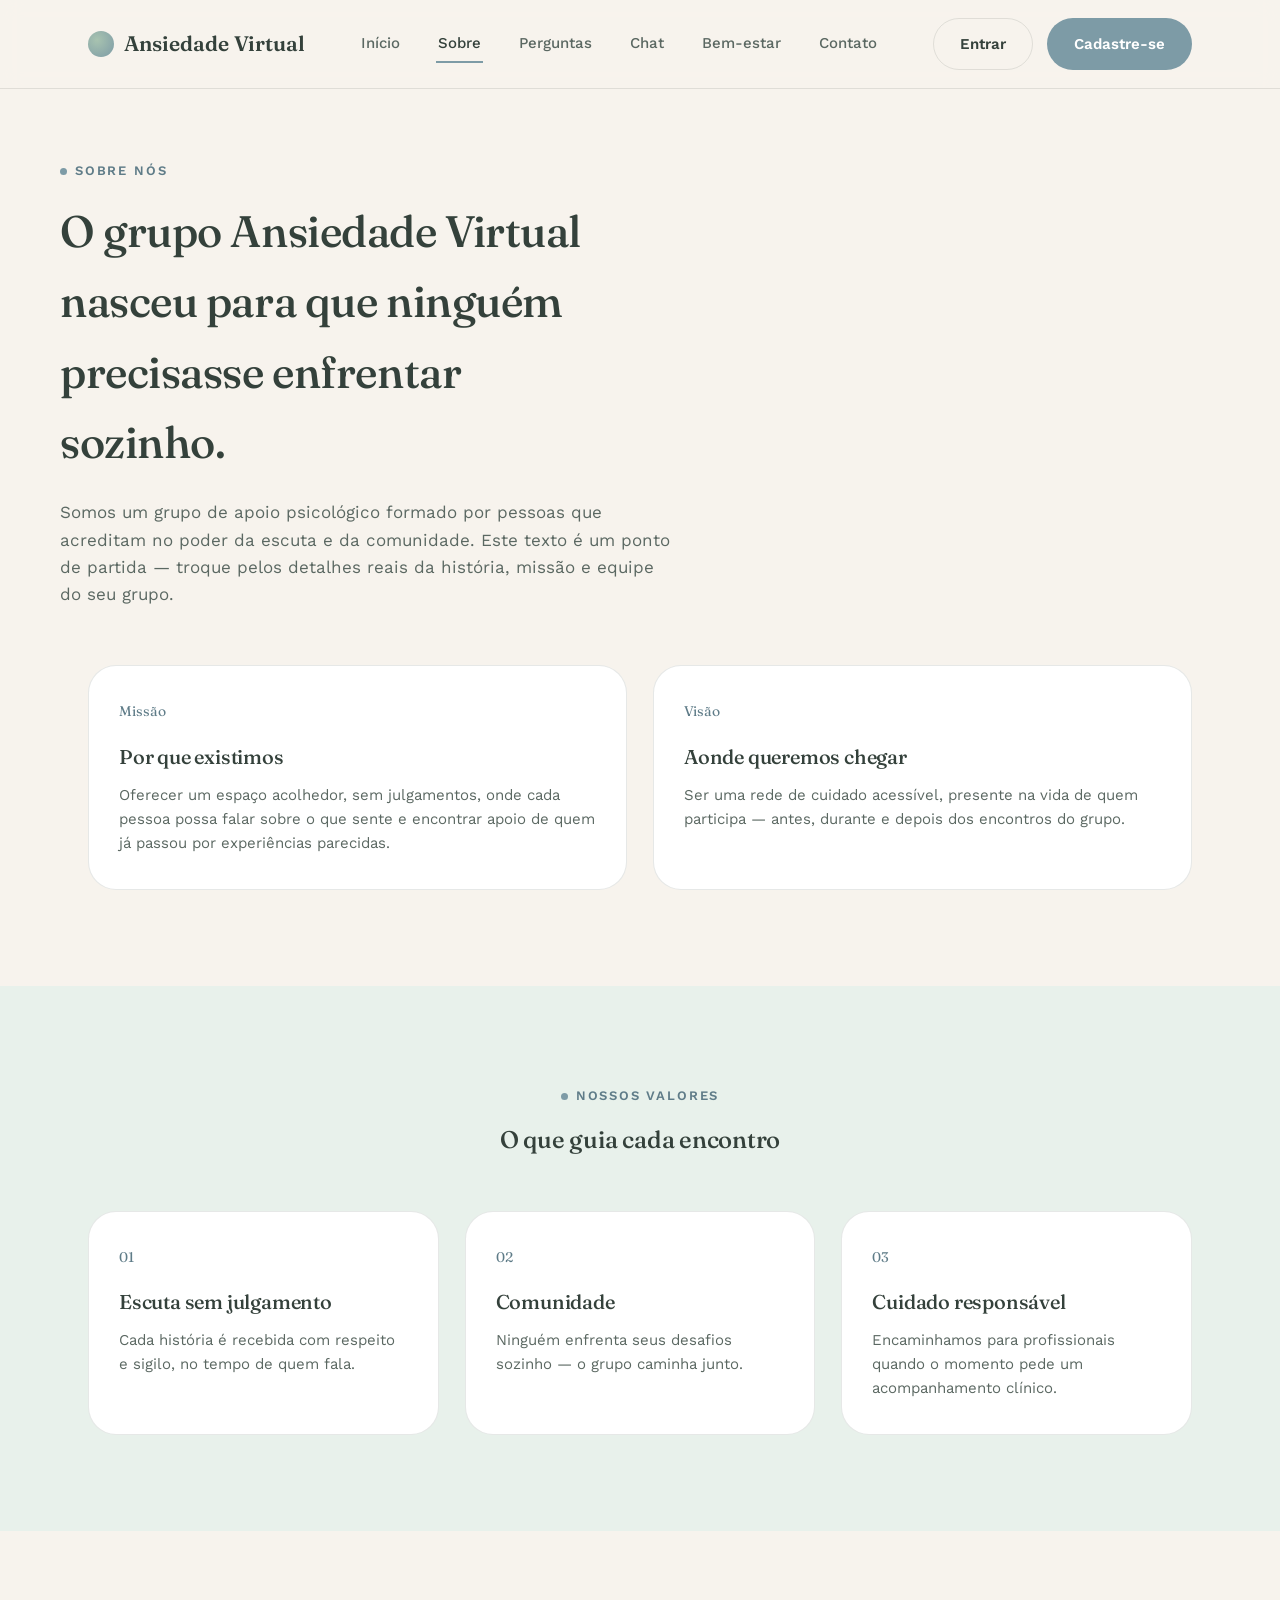
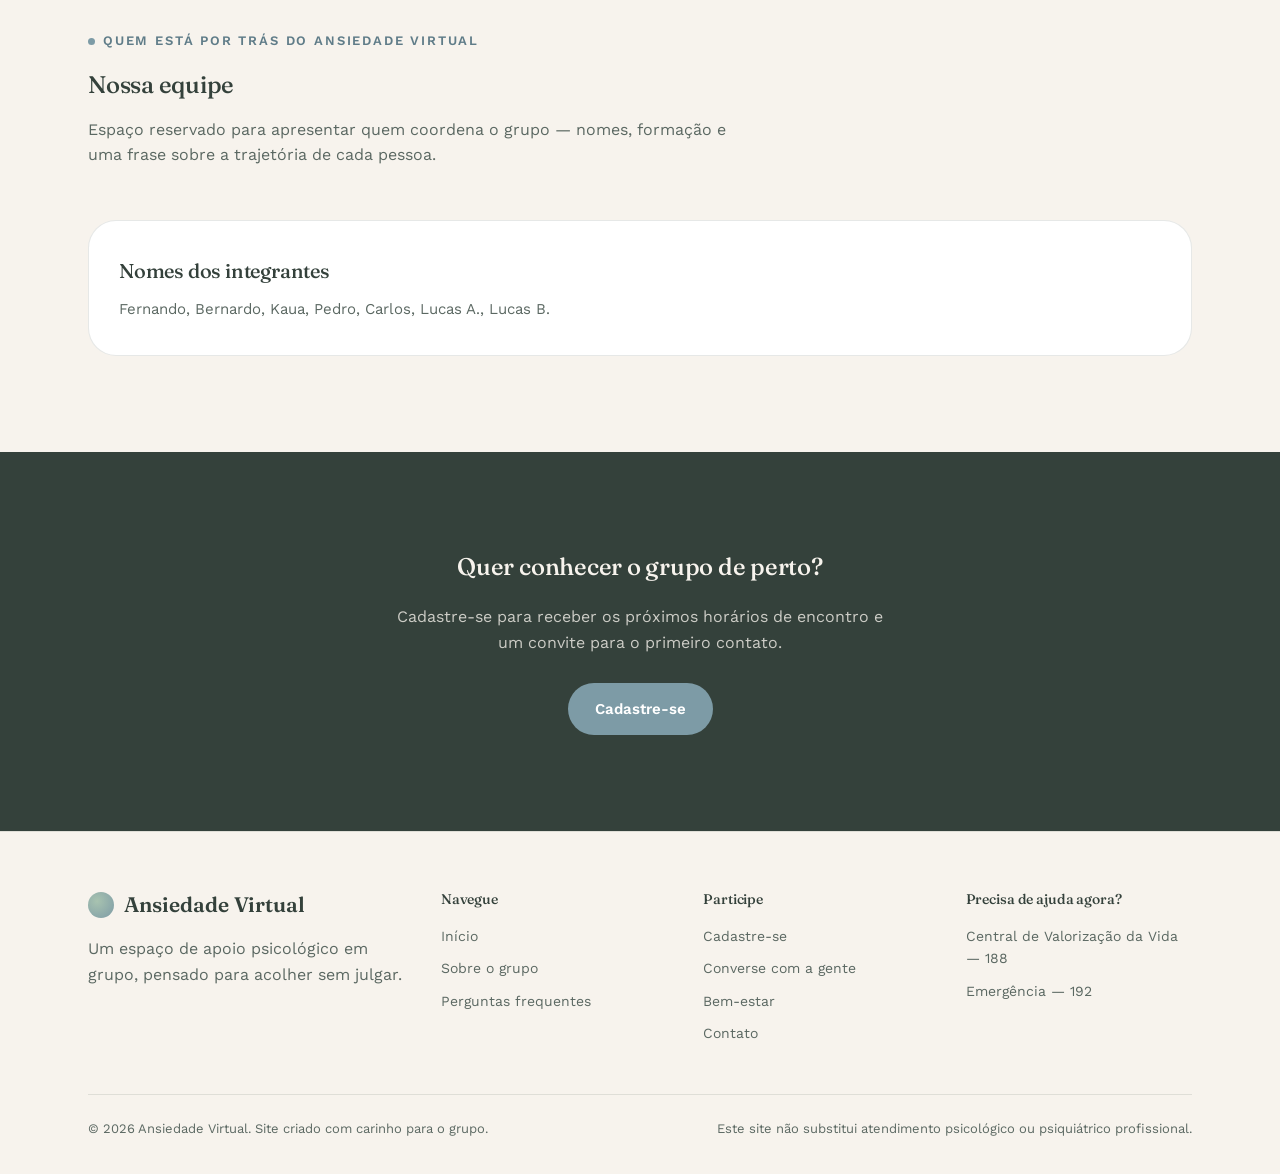
<file: sobre.html>
<!DOCTYPE html>
<html lang="pt-BR">
<head>
<meta charset="UTF-8">
<meta name="viewport" content="width=device-width, initial-scale=1.0">
<title>Sobre o grupo — Ansiedade Virtual</title>
<link rel="stylesheet" href="style.css">
</head>
<body>

<header class="site-header">
  <nav class="nav">
    <a href="index.html" class="brand"><span class="brand-mark"></span>Ansiedade Virtual</a>
    <button class="nav-toggle" aria-label="Abrir menu" aria-expanded="false"><span></span></button>
    <div class="nav-links">
      <a href="index.html">Início</a>
      <a href="sobre.html">Sobre</a>
      <a href="perguntas.html">Perguntas</a>
      <a href="chat.php">Chat</a>
      <a href="bem-estar.html">Bem-estar</a>
      <a href="contato.html">Contato</a>
    </div>
    <div class="nav-actions">
      <a href="cadastro.html" class="btn btn-ghost">Entrar</a>
      <a href="cadastro.html" class="btn btn-primary">Cadastre-se</a>
    </div>
  </nav>
</header>

<main>

  <section class="page-hero container">
    <span class="eyebrow">Sobre nós</span>
    <h1>O grupo Ansiedade Virtual nasceu para que ninguém precisasse enfrentar sozinho.</h1>
    <p>Somos um grupo de apoio psicológico formado por pessoas que acreditam no poder da escuta e da comunidade. Este texto é um ponto de partida — troque pelos detalhes reais da história, missão e equipe do seu grupo.</p>
  </section>

  <section style="padding-top:0;">
    <div class="container grid-2">
      <div class="card">
        <span class="num">Missão</span>
        <h3>Por que existimos</h3>
        <p>Oferecer um espaço acolhedor, sem julgamentos, onde cada pessoa possa falar sobre o que sente e encontrar apoio de quem já passou por experiências parecidas.</p>
      </div>
      <div class="card">
        <span class="num">Visão</span>
        <h3>Aonde queremos chegar</h3>
        <p>Ser uma rede de cuidado acessível, presente na vida de quem participa — antes, durante e depois dos encontros do grupo.</p>
      </div>
    </div>
  </section>

  <section class="section-alt">
    <div class="container">
      <div class="section-head center">
        <span class="eyebrow" style="justify-content:center;">Nossos valores</span>
        <h2>O que guia cada encontro</h2>
      </div>
      <div class="grid-3">
        <div class="card">
          <span class="num">01</span>
          <h3>Escuta sem julgamento</h3>
          <p>Cada história é recebida com respeito e sigilo, no tempo de quem fala.</p>
        </div>
        <div class="card">
          <span class="num">02</span>
          <h3>Comunidade</h3>
          <p>Ninguém enfrenta seus desafios sozinho — o grupo caminha junto.</p>
        </div>
        <div class="card">
          <span class="num">03</span>
          <h3>Cuidado responsável</h3>
          <p>Encaminhamos para profissionais quando o momento pede um acompanhamento clínico.</p>
        </div>
      </div>
    </div>
  </section>

  <section>
    <div class="container">
      <div class="section-head">
        <span class="eyebrow">Quem está por trás do Ansiedade Virtual</span>
        <h2>Nossa equipe</h2>
        <p>Espaço reservado para apresentar quem coordena o grupo — nomes, formação e uma frase sobre a trajetória de cada pessoa.</p>
      </div>
      <div class="card">
        <h3>Nomes dos integrantes</h3>
        <p>Fernando, Bernardo, Kaua, Pedro, Carlos, Lucas A., Lucas B.</p>
      </div>
    </div>
  </section>

  <section class="section-deep">
    <div class="container" style="text-align:center;">
      <h2 style="max-width:26ch; margin:0 auto 18px;">Quer conhecer o grupo de perto?</h2>
      <p style="max-width:50ch; margin:0 auto 28px;">Cadastre-se para receber os próximos horários de encontro e um convite para o primeiro contato.</p>
      <a href="cadastro.html" class="btn btn-primary">Cadastre-se</a>
    </div>
  </section>

</main>

<footer>
  <div class="container">
    <div class="footer-grid">
      <div>
        <div class="brand" style="margin-bottom:14px;"><span class="brand-mark"></span>Ansiedade Virtual</div>
        <p style="max-width:32ch;">Um espaço de apoio psicológico em grupo, pensado para acolher sem julgar.</p>
      </div>
      <div>
        <h4>Navegue</h4>
        <a href="index.html">Início</a>
        <a href="sobre.html">Sobre o grupo</a>
        <a href="perguntas.html">Perguntas frequentes</a>
      </div>
      <div>
        <h4>Participe</h4>
        <a href="cadastro.html">Cadastre-se</a>
        <a href="chat.php">Converse com a gente</a>
        <a href="bem-estar.html">Bem-estar</a>
        <a href="contato.html">Contato</a>
      </div>
      <div>
        <h4>Precisa de ajuda agora?</h4>
        <a href="contato.html">Central de Valorização da Vida — 188</a>
        <a href="contato.html">Emergência — 192</a>
      </div>
    </div>
    <div class="footer-bottom">
      <span>© 2026 Ansiedade Virtual. Site criado com carinho para o grupo.</span>
      <span>Este site não substitui atendimento psicológico ou psiquiátrico profissional.</span>
    </div>
  </div>
</footer>

<script src="auth.js"></script>
<script src="script.js"></script>
</body>
</html>
</file>
<file: style.css>
/* =========================================================
   Acolher — folha de estilos compartilhada
   Paleta: Calma e Acolhedora
   ========================================================= */

@import url('https://fonts.googleapis.com/css2?family=Fraunces:opsz,wght@9..144,300;9..144,400;9..144,500;9..144,600&family=Work+Sans:wght@300;400;500;600;700&display=swap');

:root{
  /* paleta da marca */
  --sage:        #A8C3B0;
  --sage-light:  #E8F1EB;
  --beige:       #F7F3ED;
  --blue-gray:   #7D9BA6;
  --text:        #34413B;

  /* derivados */
  --sage-deep:   #7E9C89;
  --blue-deep:   #5F7C88;
  --white:       #FFFFFF;
  --text-soft:   #5B6862;
  --line:        rgba(52,65,59,0.12);
  --shadow:      0 20px 45px -25px rgba(52,65,59,0.35);

  --font-display: 'Fraunces', 'Iowan Old Style', serif;
  --font-body:    'Work Sans', -apple-system, BlinkMacSystemFont, sans-serif;

  --radius-lg: 28px;
  --radius-md: 16px;
  --radius-sm: 10px;
}

*, *::before, *::after{ box-sizing:border-box; }
html{ scroll-behavior:smooth; }
body{
  margin:0;
  background:var(--beige);
  color:var(--text);
  font-family:var(--font-body);
  font-weight:400;
  line-height:1.6;
  -webkit-font-smoothing:antialiased;
}
img{ max-width:100%; display:block; }
a{ color:inherit; text-decoration:none; }
ul{ margin:0; padding:0; list-style:none; }
h1,h2,h3,h4{
  font-family:var(--font-display);
  font-weight:500;
  margin:0 0 0.5em;
  color:var(--text);
  letter-spacing:-0.01em;
}
p{ margin:0 0 1em; color:var(--text-soft); }
.container{
  width:100%;
  max-width:1160px;
  margin:0 auto;
  padding:0 28px;
}
section{ padding:96px 0; }
.eyebrow{
  display:inline-flex;
  align-items:center;
  gap:8px;
  font-size:13px;
  letter-spacing:0.14em;
  text-transform:uppercase;
  color:var(--blue-deep);
  font-weight:600;
  margin-bottom:14px;
}
.eyebrow::before{
  content:"";
  width:7px; height:7px;
  border-radius:50%;
  background:var(--blue-gray);
  display:inline-block;
}

/* focus visibility */
a:focus-visible, button:focus-visible, input:focus-visible, textarea:focus-visible, select:focus-visible{
  outline:2px solid var(--blue-gray);
  outline-offset:3px;
}
@media (prefers-reduced-motion: reduce){
  *{ animation-duration:0.001ms !important; animation-iteration-count:1 !important; transition-duration:0.001ms !important; scroll-behavior:auto !important; }
}

/* =========== Header / navegação =========== */
.site-header{
  position:sticky; top:0; z-index:50;
  background:rgba(247,243,237,0.88);
  backdrop-filter:blur(10px);
  border-bottom:1px solid var(--line);
}
.nav{
  display:flex; align-items:center; justify-content:space-between;
  padding:18px 28px;
  max-width:1160px; margin:0 auto;
}
.brand{
  display:flex; align-items:center; gap:10px;
  font-family:var(--font-display);
  font-size:21px; font-weight:600; color:var(--text);
}
.brand-mark{
  width:26px; height:26px; border-radius:50%;
  background:radial-gradient(circle at 35% 35%, var(--sage) 0%, var(--blue-gray) 100%);
  flex-shrink:0;
}
.nav-links{
  display:flex; align-items:center; gap:34px;
}
.nav-links a{
  font-size:15px; font-weight:500; color:var(--text-soft);
  padding:6px 2px; border-bottom:2px solid transparent;
  transition:color .2s ease, border-color .2s ease;
}
.nav-links a:hover, .nav-links a.active{
  color:var(--text); border-color:var(--blue-gray);
}
.nav-actions{ display:flex; align-items:center; gap:14px; }
.nav-toggle{
  display:none; background:none; border:none; cursor:pointer;
  width:40px; height:40px; border-radius:50%;
  align-items:center; justify-content:center;
}
.nav-toggle span, .nav-toggle span::before, .nav-toggle span::after{
  content:""; display:block; width:20px; height:2px; background:var(--text);
  position:relative; transition:transform .2s ease, opacity .2s ease;
}
.nav-toggle span::before{ position:absolute; top:-6px; }
.nav-toggle span::after{ position:absolute; top:6px; }

/* =========== Botões =========== */
.btn{
  display:inline-flex; align-items:center; justify-content:center; gap:8px;
  font-family:var(--font-body); font-weight:600; font-size:15px;
  padding:13px 26px; border-radius:100px;
  border:1px solid transparent; cursor:pointer;
  transition:transform .18s ease, box-shadow .18s ease, background .18s ease, color .18s ease, border-color .18s ease;
  white-space:nowrap;
}
.btn:hover{ transform:translateY(-1px); }
.btn-primary{ background:var(--blue-gray); color:var(--white); }
.btn-primary:hover{ background:var(--blue-deep); box-shadow:var(--shadow); }
.btn-ghost{ background:transparent; color:var(--text); border-color:var(--line); }
.btn-ghost:hover{ border-color:var(--blue-gray); color:var(--blue-deep); }
.btn-soft{ background:var(--sage-light); color:var(--text); }
.btn-soft:hover{ background:var(--sage); }
.btn-block{ width:100%; }
.btn[disabled]{ opacity:0.55; cursor:not-allowed; transform:none; }

/* =========== Hero (respiração) =========== */
.hero{
  padding:84px 0 60px;
  display:grid; grid-template-columns:1.05fr 0.95fr; gap:56px; align-items:center;
}
.hero h1{ font-size:clamp(34px,4.4vw,52px); line-height:1.08; }
.hero .lede{ font-size:18px; max-width:46ch; }
.hero-actions{ display:flex; gap:14px; margin-top:30px; flex-wrap:wrap; }

.breathe-wrap{
  position:relative; aspect-ratio:1/1; width:100%; max-width:420px; margin:0 auto;
  display:flex; align-items:center; justify-content:center;
}
.breathe-ring{
  position:absolute; border-radius:50%; border:1px solid var(--line);
}
.breathe-ring.r1{ inset:0; }
.breathe-ring.r2{ inset:14%; }
.breathe-core{
  width:46%; height:46%; border-radius:50%;
  background:radial-gradient(circle at 32% 30%, var(--sage-light), var(--sage) 62%, var(--blue-gray) 130%);
  box-shadow:0 25px 60px -20px rgba(125,155,166,0.55);
  animation:breathe 8s ease-in-out infinite;
  display:flex; align-items:center; justify-content:center;
  text-align:center;
}
.breathe-core span{
  font-family:var(--font-display); font-size:15px; color:var(--white);
  letter-spacing:0.02em;
}
@keyframes breathe{
  0%, 100%{ transform:scale(0.82); }
  45%{ transform:scale(1); }
  55%{ transform:scale(1); }
}

/* =========== Cards / grade =========== */
.section-head{ max-width:640px; margin-bottom:52px; }
.section-head.center{ margin-left:auto; margin-right:auto; text-align:center; }
.grid-3{ display:grid; grid-template-columns:repeat(3,1fr); gap:26px; }
.grid-2{ display:grid; grid-template-columns:repeat(2,1fr); gap:26px; }
.card{
  background:var(--white);
  border:1px solid var(--line);
  border-radius:var(--radius-lg);
  padding:34px 30px;
}
.card .num{
  font-family:var(--font-display); font-size:14px; color:var(--blue-deep);
  margin-bottom:18px; display:block;
}
.card h3{ font-size:20px; margin-bottom:10px; }
.card p{ font-size:15px; margin-bottom:0; }

.section-alt{ background:var(--sage-light); }
.section-deep{ background:var(--text); color:var(--beige); }
.section-deep h2, .section-deep h3{ color:var(--beige); }
.section-deep p{ color:rgba(247,243,237,0.78); }

/* citação */
.quote{
  font-family:var(--font-display); font-size:clamp(22px,2.6vw,30px);
  line-height:1.5; max-width:820px; color:var(--text);
}
.quote-attr{ margin-top:22px; font-family:var(--font-body); font-size:14px; color:var(--text-soft); }

/* =========== Formulários =========== */
.form-shell{
  max-width:480px; margin:0 auto;
  background:var(--white); border:1px solid var(--line);
  border-radius:var(--radius-lg); padding:44px 40px;
  box-shadow:var(--shadow);
}
.field{ margin-bottom:20px; }
.field label{
  display:block; font-size:13px; font-weight:600; margin-bottom:7px; color:var(--text);
}
.field .hint{ font-size:12px; color:var(--text-soft); margin-top:6px; }
input[type="text"], input[type="email"], input[type="password"], input[type="tel"], textarea, select{
  width:100%; padding:13px 15px; border-radius:var(--radius-sm);
  border:1px solid var(--line); background:var(--beige);
  font-family:var(--font-body); font-size:15px; color:var(--text);
  transition:border-color .18s ease, background .18s ease;
}
input:focus, textarea:focus, select:focus{ background:var(--white); border-color:var(--blue-gray); }
textarea{ resize:vertical; min-height:110px; }
.checkbox-row{ display:flex; align-items:flex-start; gap:10px; font-size:13px; color:var(--text-soft); }
.checkbox-row input{ margin-top:3px; }
.form-foot{ text-align:center; font-size:14px; color:var(--text-soft); margin-top:22px; }
.form-note{
  display:flex; gap:10px; align-items:flex-start;
  background:var(--sage-light); border-radius:var(--radius-md);
  padding:14px 16px; font-size:13px; color:var(--text); margin-bottom:24px;
}

/* =========== FAQ =========== */
.faq-item{
  border-bottom:1px solid var(--line);
}
.faq-q{
  width:100%; display:flex; align-items:center; justify-content:space-between; gap:20px;
  background:none; border:none; text-align:left; cursor:pointer;
  padding:24px 4px; font-family:var(--font-display); font-size:18px; color:var(--text);
}
.faq-icon{
  flex-shrink:0; width:26px; height:26px; border-radius:50%;
  border:1px solid var(--line); position:relative;
  transition:transform .25s ease, background .25s ease;
}
.faq-icon::before, .faq-icon::after{
  content:""; position:absolute; background:var(--blue-deep);
  top:50%; left:50%; transform:translate(-50%,-50%);
}
.faq-icon::before{ width:10px; height:1.6px; }
.faq-icon::after{ width:1.6px; height:10px; transition:opacity .2s ease; }
.faq-item.open .faq-icon{ background:var(--sage-light); transform:rotate(180deg); }
.faq-item.open .faq-icon::after{ opacity:0; }
.faq-a{
  max-height:0; overflow:hidden; transition:max-height .28s ease;
}
.faq-a p{ padding:0 4px 24px; font-size:15px; max-width:70ch; }
.faq-tag{
  display:inline-block; font-size:12px; font-weight:600; letter-spacing:.06em;
  text-transform:uppercase; color:var(--blue-deep); background:var(--sage-light);
  padding:4px 10px; border-radius:100px; margin-right:10px;
}

/* =========== Chat =========== */
.chat-shell{
  max-width:760px; margin:0 auto;
  background:var(--white); border:1px solid var(--line);
  border-radius:var(--radius-lg); overflow:hidden; box-shadow:var(--shadow);
}
.chat-top{
  display:flex; align-items:center; justify-content:space-between; gap:14px;
  padding:20px 26px; border-bottom:1px solid var(--line); background:var(--sage-light);
}
.chat-who{ display:flex; align-items:center; gap:12px; }
.chat-avatar{
  width:38px; height:38px; border-radius:50%;
  background:radial-gradient(circle at 35% 35%, var(--sage) 0%, var(--blue-gray) 100%);
}
.chat-status{ font-size:12px; color:var(--text-soft); }
.chat-badge{
  font-size:11px; font-weight:700; letter-spacing:.05em; text-transform:uppercase;
  background:var(--white); border:1px solid var(--line); color:var(--blue-deep);
  padding:5px 10px; border-radius:100px;
}
.chat-log{
  height:420px; overflow-y:auto; padding:26px; display:flex; flex-direction:column; gap:14px;
  background:
    radial-gradient(circle at 15% 20%, rgba(168,195,176,0.16), transparent 40%),
    radial-gradient(circle at 85% 75%, rgba(125,155,166,0.14), transparent 45%);
}
.msg{ max-width:78%; padding:12px 16px; border-radius:18px; font-size:14.5px; line-height:1.5; }
.msg.bot{ align-self:flex-start; background:var(--sage-light); color:var(--text); border-bottom-left-radius:4px; }
.msg.user{ align-self:flex-end; background:var(--blue-gray); color:var(--white); border-bottom-right-radius:4px; }
.msg.system{
  align-self:center; background:transparent; color:var(--text-soft);
  font-size:12px; text-align:center; max-width:90%;
}
.chat-input-row{
  display:flex; gap:10px; padding:18px 22px; border-top:1px solid var(--line);
}
.chat-input-row input{ flex:1; }
.chat-disclaimer{
  font-size:12px; color:var(--text-soft); text-align:center; padding:0 22px 18px;
}

/* =========== Contato / recursos de crise =========== */
.crisis-box{
  border:1px solid var(--line); background:var(--white);
  border-radius:var(--radius-lg); padding:30px 32px;
}
.crisis-box h3{ font-size:18px; }
.crisis-list{ display:flex; flex-direction:column; gap:14px; margin-top:16px; }
.crisis-list li{ display:flex; align-items:baseline; gap:12px; font-size:14.5px; }
.crisis-num{ font-family:var(--font-display); font-size:20px; color:var(--blue-deep); min-width:90px; }

/* =========== Rodapé =========== */
footer{ border-top:1px solid var(--line); padding:56px 0 34px; }
.footer-grid{
  display:grid; grid-template-columns:1.4fr 1fr 1fr 1fr; gap:36px; margin-bottom:40px;
}
.footer-grid h4{ font-size:14px; margin-bottom:14px; }
.footer-grid a{ display:block; font-size:14px; color:var(--text-soft); margin-bottom:10px; }
.footer-grid a:hover{ color:var(--blue-deep); }
.footer-bottom{
  display:flex; justify-content:space-between; align-items:center; flex-wrap:wrap; gap:12px;
  border-top:1px solid var(--line); padding-top:24px; font-size:13px; color:var(--text-soft);
}

/* =========== Página interna (título) =========== */
.page-hero{ padding:68px 0 40px; }
.page-hero h1{ font-size:clamp(30px,4vw,44px); max-width:18ch; }
.page-hero p{ font-size:17px; max-width:56ch; }

/* =========== Responsivo =========== */
@media (max-width: 900px){
  .hero{ grid-template-columns:1fr; }
  .breathe-wrap{ order:-1; max-width:280px; }
  .grid-3, .grid-2{ grid-template-columns:1fr; }
  .footer-grid{ grid-template-columns:1fr 1fr; }
}
@media (max-width: 720px){
  .nav-links{
    position:absolute; top:100%; left:0; right:0;
    background:var(--beige); border-bottom:1px solid var(--line);
    flex-direction:column; align-items:flex-start; gap:2px; padding:10px 28px 20px;
    display:none;
  }
  .nav-links.open{ display:flex; }
  .nav-links a{ width:100%; padding:12px 0; border-bottom:1px solid var(--line); }
  .nav-toggle{ display:flex; }
  .nav-actions .btn-ghost{ display:none; }
  section{ padding:64px 0; }
  .form-shell{ padding:32px 24px; }
  .footer-grid{ grid-template-columns:1fr; }
}
</file>
